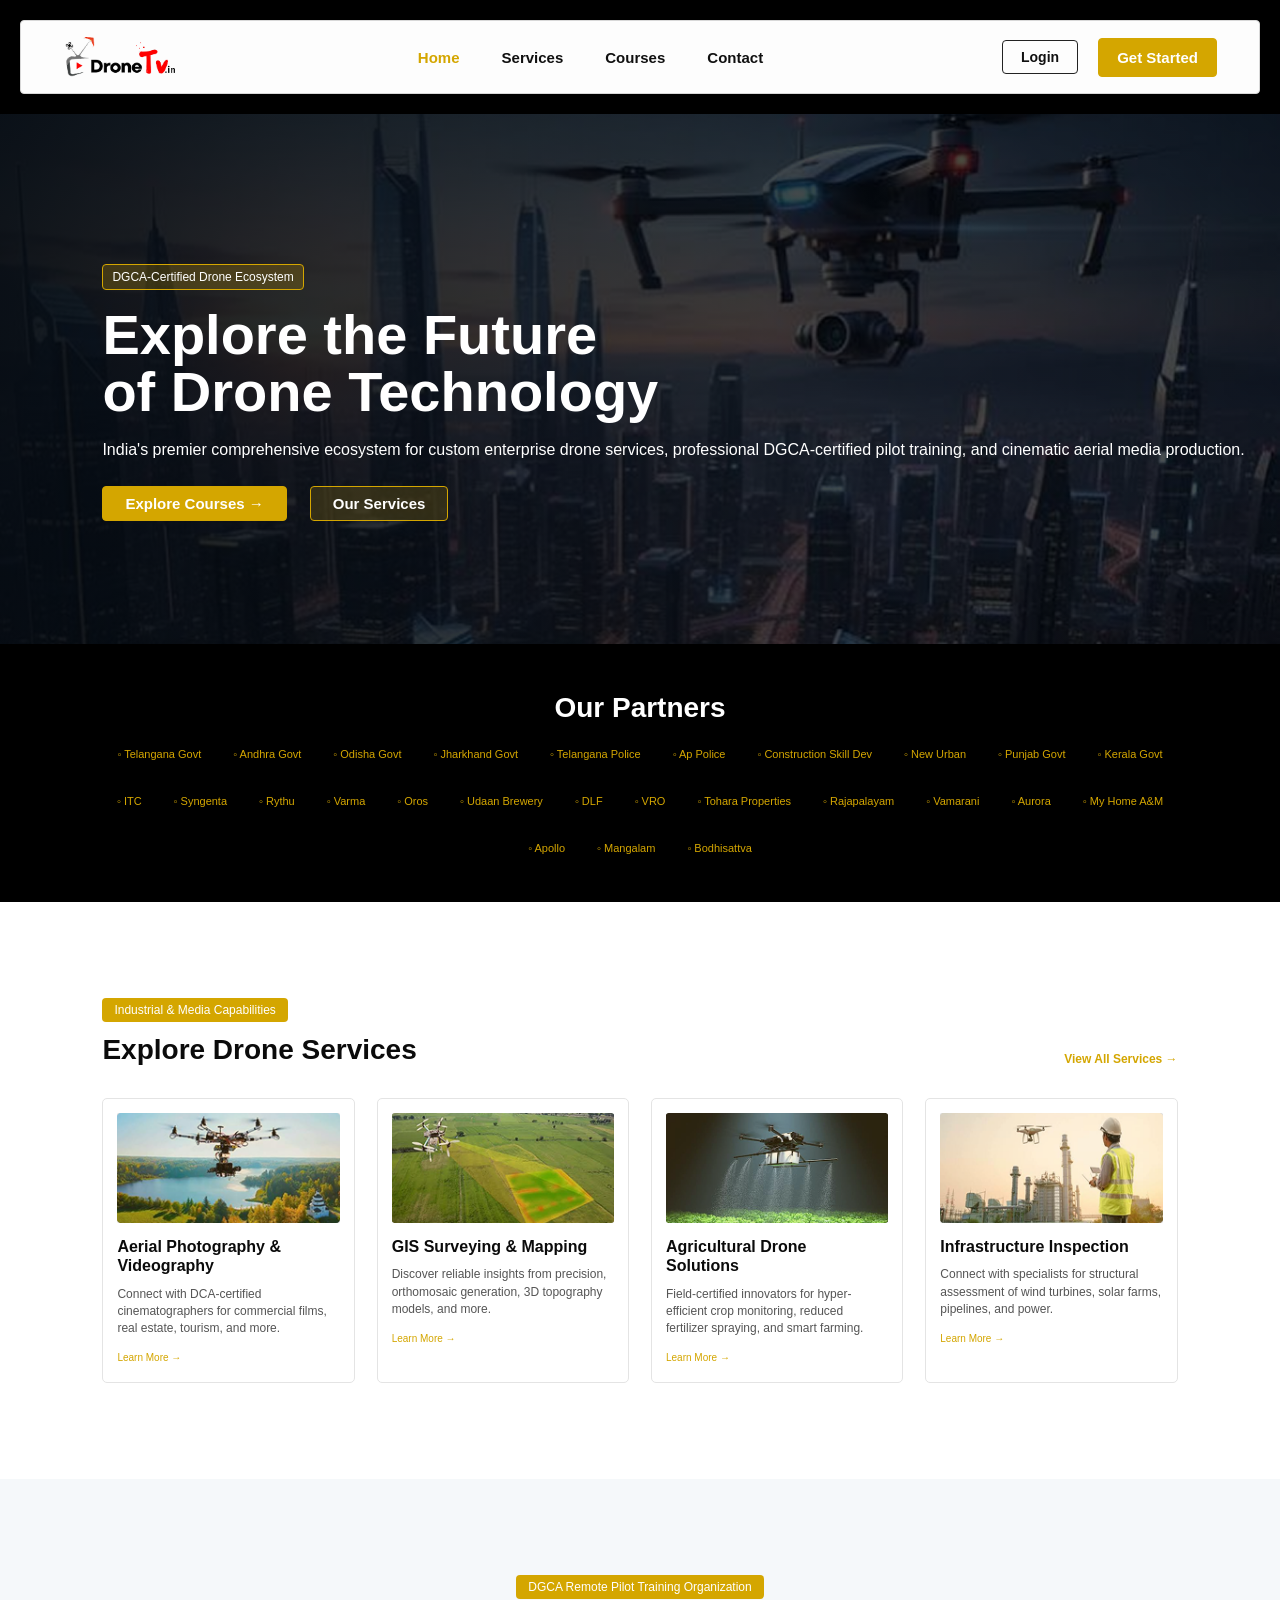
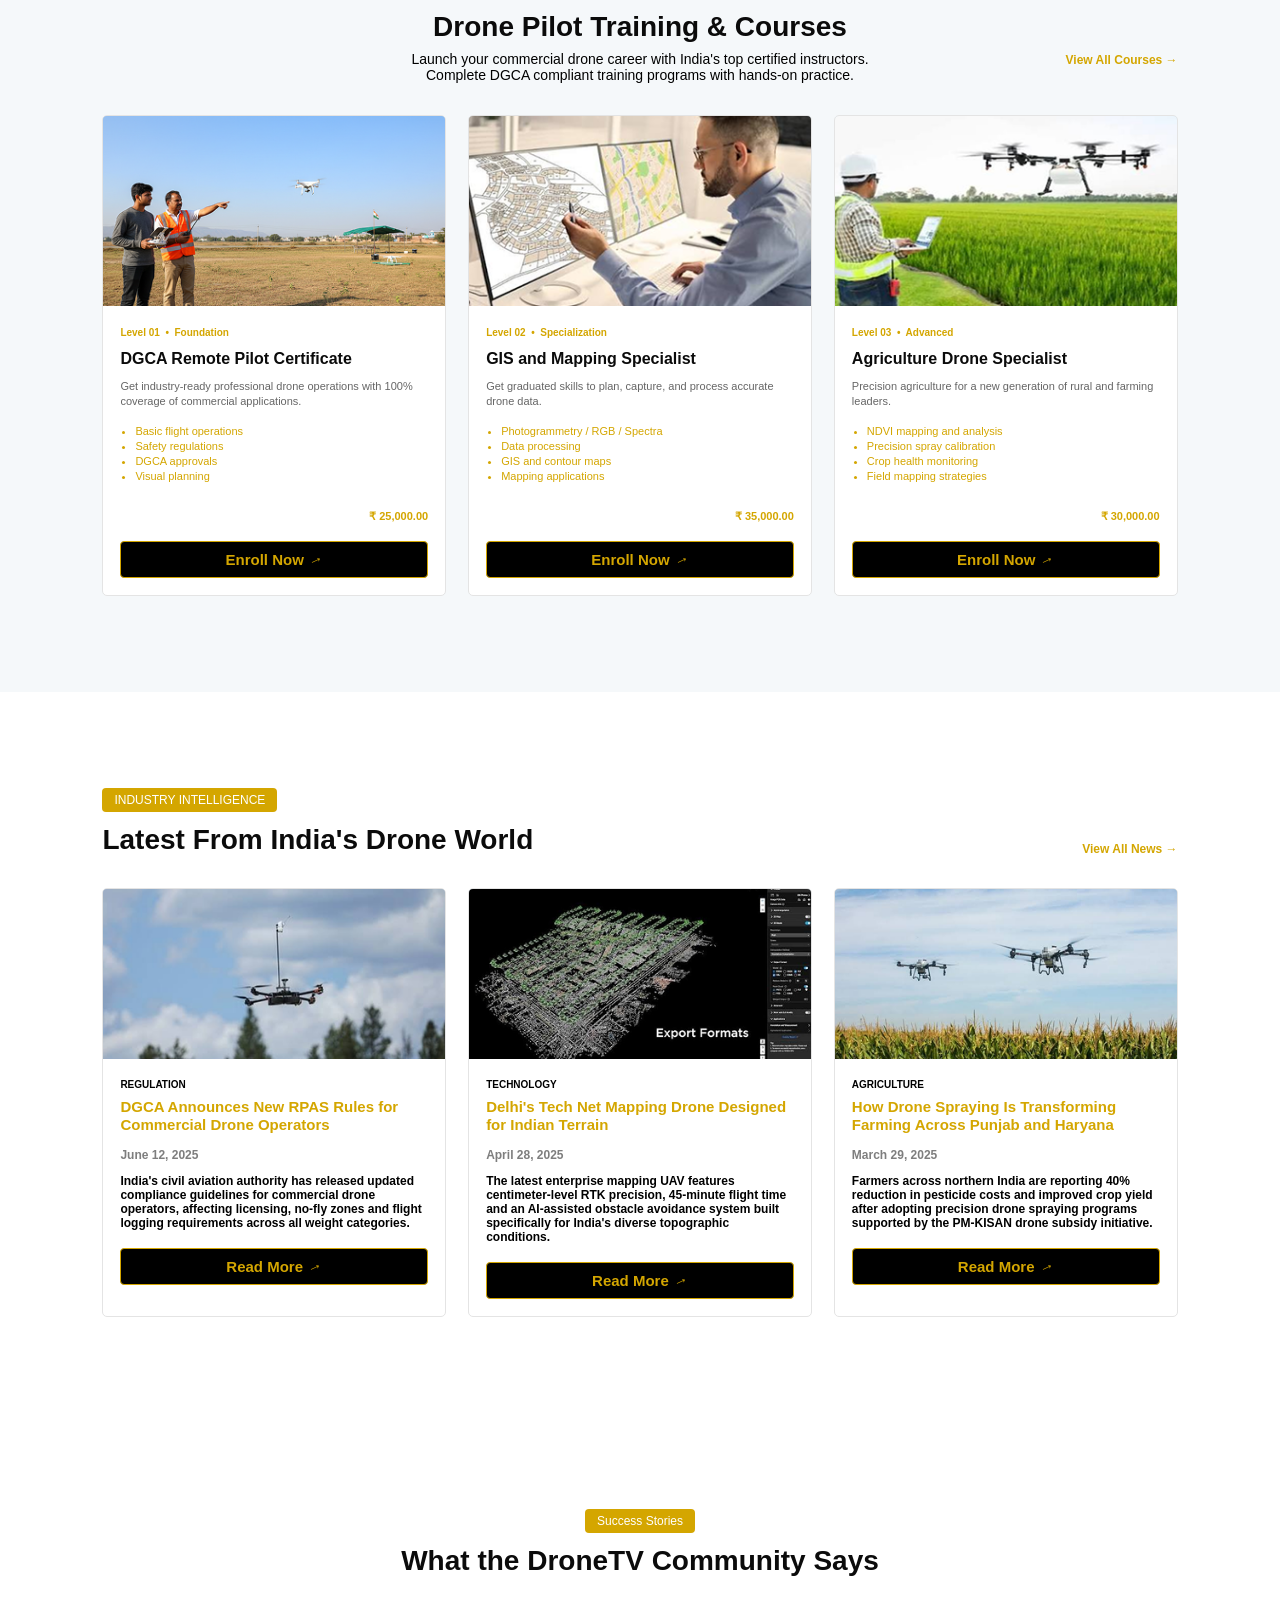
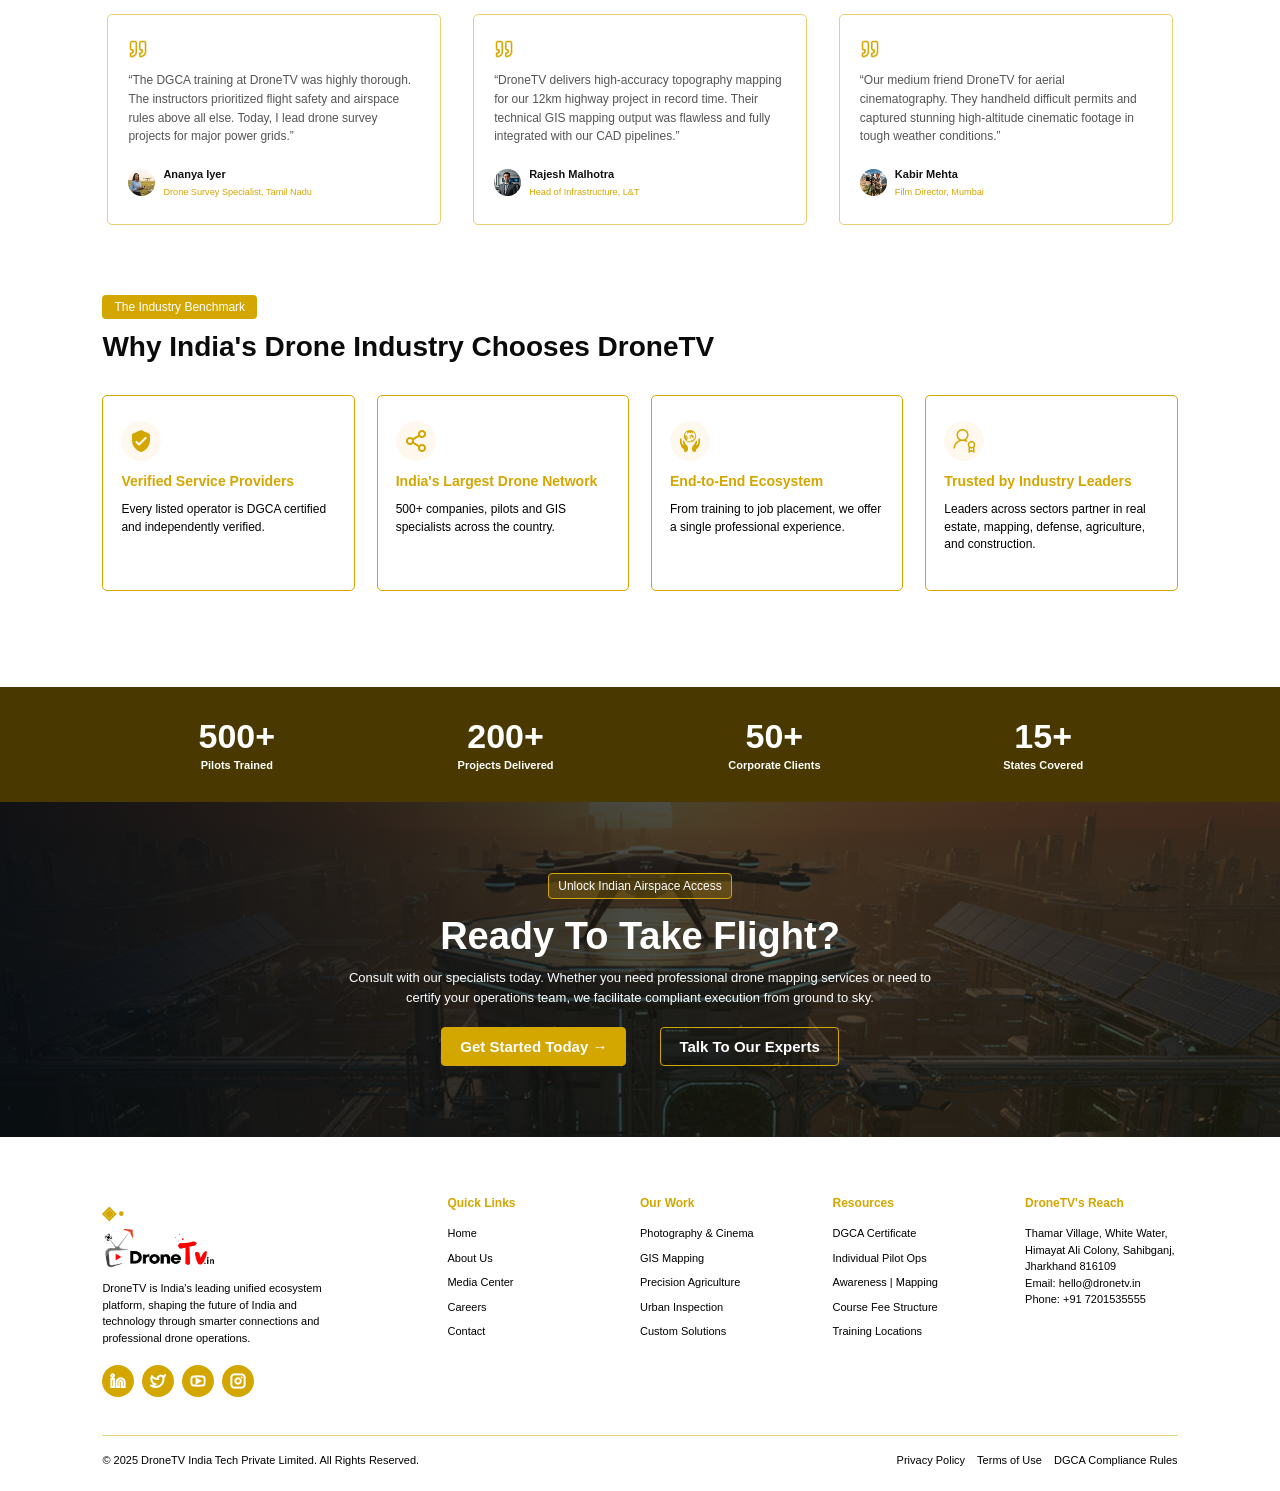
<file: index.html>
<!doctype html>
<html lang="en">
<head>
  <meta charset="utf-8">
  <meta name="viewport" content="width=device-width, initial-scale=1">
  <title>DroneTV | Drone Services</title>
  <link rel="stylesheet" href="css/style.css">
</head>
<body>
  <header class="site-header">
    <a class="brand" href="#top" aria-label="DroneTV home"><img class="logo-image" src="image/logo.png" alt="DroneTV"></a>
    <nav class="main-nav" aria-label="Main navigation">
      <a class="active" href="#top">Home</a><a href="services.html">Services</a><a href="courses.html">Courses</a><a href="#contact">Contact</a>
    </nav>
    <div class="header-actions"><a class="login" href="login.html">Login</a><a class="button button-small Get" href="#contact">Get Started</a></div>
  </header>

  <main id="top">
    <section class="hero">
      <img src="image/hero_image.png" alt="Drone flying above a city" class="hero-image">
      <div class="hero-shade"></div>
      <div class="hero-content">
        <p class="eyebrow inverse">DGCA-Certified Drone Ecosystem</p>
        <h1>Explore the Future<br>of Drone Technology</h1>
        <p class="hero-copy">India's premier comprehensive ecosystem for custom enterprise drone services, professional DGCA-certified pilot training, and cinematic aerial media production.</p>
        <div class="hero-actions"><a class="button" href="#services">Explore Courses <b>→</b></a><a class="button button-dark" href="#services">Our Services</a></div>
      </div>
    </section>

    <section class="partners" aria-label="Our partners">
      <h2>Our Partners</h2>
      <div class="partner-list"><span>◦ Telangana Govt</span><span>◦ Andhra Govt</span><span>◦ Odisha Govt</span><span>◦ Jharkhand Govt</span><span>◦ Telangana Police</span><span>◦ Ap Police</span><span>◦ Construction Skill Dev</span><span>◦ New Urban</span><span>◦ Punjab Govt</span><span>◦ Kerala Govt</span><span>◦ ITC</span><span>◦ Syngenta</span><span>◦ Rythu</span><span>◦ Varma</span><span>◦ Oros</span><span>◦ Udaan Brewery</span><span>◦ DLF</span><span>◦ VRO</span><span>◦ Tohara Properties</span><span>◦ Rajapalayam</span><span>◦ Vamarani</span><span>◦ Aurora</span><span>◦ My Home A&M</span><span>◦ Apollo</span><span>◦ Mangalam</span><span>◦ Bodhisattva</span></div>
    </section>

    <section class="section services" id="services">
      <div class="section-heading"><div><p class="eyebrow">Industrial & Media Capabilities</p><h2>Explore Drone Services</h2></div><a class="text-link" href="#services">View All Services <b>→</b></a></div>
      <div class="card-grid four">
        <article class="service-card"><img src="image/explore/explore1.png" alt="Aerial photography drone"><h3>Aerial Photography &amp;<br>Videography</h3><p>Connect with DCA-certified cinematographers for commercial films, real estate, tourism, and more.</p><a href="#contact">Learn More <b>→</b></a></article>
        <article class="service-card"><img src="image/explore/explore2.png" alt="Drone mapping a field"><h3>GIS Surveying &amp; Mapping</h3><p>Discover reliable insights from precision, orthomosaic generation, 3D topography models, and more.</p><a href="#contact">Learn More <b>→</b></a></article>
        <article class="service-card"><img src="image/explore/explore3.png" alt="Agricultural drone"><h3>Agricultural Drone<br>Solutions</h3><p>Field-certified innovators for hyper-efficient crop monitoring, reduced fertilizer spraying, and smart farming.</p><a href="#contact">Learn More <b>→</b></a></article>
        <article class="service-card"><img src="image/explore/explore4.png" alt="Drone inspection"><h3>Infrastructure Inspection</h3><p>Connect with specialists for structural assessment of wind turbines, solar farms, pipelines, and power.</p><a href="#contact">Learn More <b>→</b></a></article>
      </div>
    </section>

    <section class="section pale" id="courses"><div class="section-heading centered"><div><p class="eyebrow">DGCA Remote Pilot Training Organization</p><h2>Drone Pilot Training & Courses</h2><p>Launch your commercial drone career with India's top certified instructors. Complete DGCA compliant training programs with hands-on practice.</p></div><a class="text-link" href="#courses">View All Courses <b class="course-arrow">→</b></a></div>
      <div class="card-grid three course-grid">
        <article class="course-card"><img src="image/training/training1.png" alt="Drone pilot training"><div class="course-body"><small>Level 01 &nbsp;•&nbsp; Foundation</small><h3>DGCA Remote Pilot Certificate</h3><p>Get industry-ready professional drone operations with 100% coverage of commercial applications.</p><ul><li>Basic flight operations</li><li>Safety regulations</li><li>DGCA approvals</li><li>Visual planning</li></ul><strong>₹ 25,000.00</strong><a class="button button-black" href="#contact">Enroll Now <b>→</b></a></div></article>
        <article class="course-card"><img src="image/training/training2.png" alt="Surveying and mapping course"><div class="course-body"><small>Level 02 &nbsp;•&nbsp; Specialization</small><h3>GIS and Mapping Specialist</h3><p>Get graduated skills to plan, capture, and process accurate drone data.</p><ul><li>Photogrammetry / RGB / Spectra</li><li>Data processing</li><li>GIS and contour maps</li><li>Mapping applications</li></ul><strong>₹ 35,000.00</strong><a class="button button-black" href="#contact">Enroll Now <b>→</b></a></div></article>
        <article class="course-card"><img src="image/training/training3.png" alt="Agriculture drone course"><div class="course-body"><small>Level 03 &nbsp;•&nbsp; Advanced</small><h3>Agriculture Drone Specialist</h3><p>Precision agriculture for a new generation of rural and farming leaders.</p><ul><li>NDVI mapping and analysis</li><li>Precision spray calibration</li><li>Crop health monitoring</li><li>Field mapping strategies</li></ul><strong>₹ 30,000.00</strong><a class="button button-black" href="#contact">Enroll Now <b>→</b></a></div></article>
      </div>
    </section>

    <section class="section news"><div class="section-heading"><div><p class="eyebrow">INDUSTRY INTELLIGENCE</p><h2>Latest From India's Drone World</h2></div><a class="text-link" href="#news">View All News <b>→</b></a></div><div class="card-grid three"><article class="news-card"><img src="image/news/news1.png" alt="Drone in the sky"><small>REGULATION</small><h3>DGCA Announces New RPAS Rules for Commercial Drone Operators</h3><p>June 12, 2025</p><p class="latesttt">India's civil aviation authority has  released updated compliance guidelines  for commercial drone operators, affecting  licensing, no-fly zones and flight logging  requirements across all weight categories.</p><a class="button button-black" href="#news">Read More <b>→</b></a></article><article class="news-card"><img src="image/news/news2.png" alt="Drone mapping data"><small>TECHNOLOGY</small><h3>Delhi's Tech Net Mapping Drone Designed for Indian Terrain</h3><p>April 28, 2025</p><p class="latesttt">The latest enterprise mapping UAV features  centimeter-level RTK precision, 45-minute  flight time and an AI-assisted obstacle  avoidance system built specifically for  India's diverse topographic conditions.</p><a class="button button-black" href="#news">Read More <b>→</b></a></article><article class="news-card"><img src="image/news/news3.png" alt="Agricultural drones"><small>AGRICULTURE</small><h3>How Drone Spraying Is Transforming Farming Across Punjab and Haryana</h3><p>March 29, 2025</p><p class="latesttt">Farmers across northern India are reporting  40% reduction in pesticide costs and improved  crop yield after adopting precision drone  spraying programs supported by the PM-KISAN  drone subsidy initiative.</p><a class="button button-black" href="#news">Read More <b>→</b></a></article></div></section>

    <section class="section testimonials"><div class="section-heading centered"><div><p class="eyebrow">Success Stories</p><h2>What the DroneTV Community Says</h2></div></div><div class="card-grid three"><blockquote>“The DGCA training at DroneTV was highly thorough. The instructors prioritized flight safety and airspace rules above all else. Today, I lead drone survey projects for major power grids.”<footer><img class="avatar" src="image/avatar/avatar1.png" alt="Ananya Iyer"><b>Ananya Iyer<br><small>Drone Survey Specialist, Tamil Nadu</small></b></footer></blockquote><blockquote>“DroneTV delivers high-accuracy topography mapping for our 12km highway project in record time. Their technical GIS mapping output was flawless and fully integrated with our CAD pipelines.”<footer><img class="avatar" src="image/avatar/avatar2.png" alt="Rajesh Malhotra"><b>Rajesh Malhotra<br><small>Head of Infrastructure, L&amp;T</small></b></footer></blockquote><blockquote>“Our medium friend DroneTV for aerial cinematography. They handheld difficult permits and captured stunning high-altitude cinematic footage in tough weather conditions.”<footer><img class="avatar" src="image/avatar/avatar3.png" alt="Kabir Mehta"><b>Kabir Mehta<br><small>Film Director, Mumbai</small></b></footer></blockquote></div></section>

    <section class="section trust"><div class="section-heading"><div><p class="eyebrow">The Industry Benchmark</p><h2>Why India's Drone Industry Chooses DroneTV</h2></div></div><div class="card-grid four"><div class="trust-card"><img class="trust-icon" src="image/why/why1.png" alt=""><h3>Verified Service Providers</h3><p>Every listed operator is DGCA certified and independently verified.</p></div><div class="trust-card"><img class="trust-icon" src="image/why/why2.png" alt=""><h3>India's Largest Drone Network</h3><p>500+ companies, pilots and GIS specialists across the country.</p></div><div class="trust-card"><img class="trust-icon" src="image/why/why3.png" alt=""><h3>End-to-End Ecosystem</h3><p>From training to job placement, we offer a single professional experience.</p></div><div class="trust-card"><img class="trust-icon" src="image/why/why4.png" alt=""><h3>Trusted by Industry Leaders</h3><p>Leaders across sectors partner in real estate, mapping, defense, agriculture, and construction.</p></div></div></section>

    <section class="stats"><div><strong>500+</strong><span>Pilots Trained</span></div><div><strong>200+</strong><span>Projects Delivered</span></div><div><strong>50+</strong><span>Corporate Clients</span></div><div><strong>15+</strong><span>States Covered</span></div></section>
    <section class="cta" id="contact"><img src="image/cta_banner.png" alt="Drone flying over a city" class="cta-image"><div class="cta-shade"></div><div class="cta-content"><p class="eyebrow inverse">Unlock Indian Airspace Access</p><h2>Ready To Take Flight?</h2><p>Consult with our specialists today. Whether you need professional drone mapping services or need to certify your operations team, we facilitate compliant execution from ground to sky.</p>
        <div class="cta-actions">
            <a class="button" href="mailto:hello@dronetv.in">Get Started Today <b>→</b></a>
            <a class="button button-outline" href="mailto:hello@dronetv.in">Talk To Our Experts </a>
        </div>
    </div>
</section>
  </main>

  <footer class="site-footer"><div class="footer-main"><div class="footer-brand"><a class="brand" href="#top"><span class="brand-mark">◈</span>Drone<span>TV</span><i>•</i></a><p>DroneTV is India's leading unified ecosystem platform, shaping the future of India and technology through smarter connections and professional drone operations.</p><div class="socials"><a href="#contact">f</a><a href="#contact">in</a><a href="#contact">◎</a><a href="#contact">▶</a></div></div><div><h4>Quick Links</h4><a href="#top">Home</a><a href="#services">About Us</a><a href="#courses">Media Center</a><a href="#contact">Careers</a><a href="#contact">Contact</a></div><div><h4>Our Work</h4><a href="#services">Photography &amp; Cinema</a><a href="#services">GIS Mapping</a><a href="#services">Precision Agriculture</a><a href="#services">Urban Inspection</a><a href="#services">Custom Solutions</a></div><div><h4>Resources</h4><a href="#contact">DGCA Certificate</a><a href="#contact">Individual Pilot Ops</a><a href="#contact">Awareness | Mapping</a><a href="#contact">Course Fee Structure</a><a href="#contact">Training Locations</a></div><div><h4>DroneTV's Reach</h4><p>Thamar Village, White Water,<br>Himayat Ali Colony, Sahibganj,<br>Jharkhand 816109<br>Email: hello@dronetv.in<br>Phone: +91 7201535555</p></div></div><div class="footer-bottom"><span>© 2025 DroneTV India Tech Private Limited. All Rights Reserved.</span><span>Privacy Policy &nbsp;&nbsp; Terms of Use &nbsp;&nbsp; DGCA Compliance Rules</span></div></footer>
  <script src="js/script.js"></script>
</body>
</html>
</file>
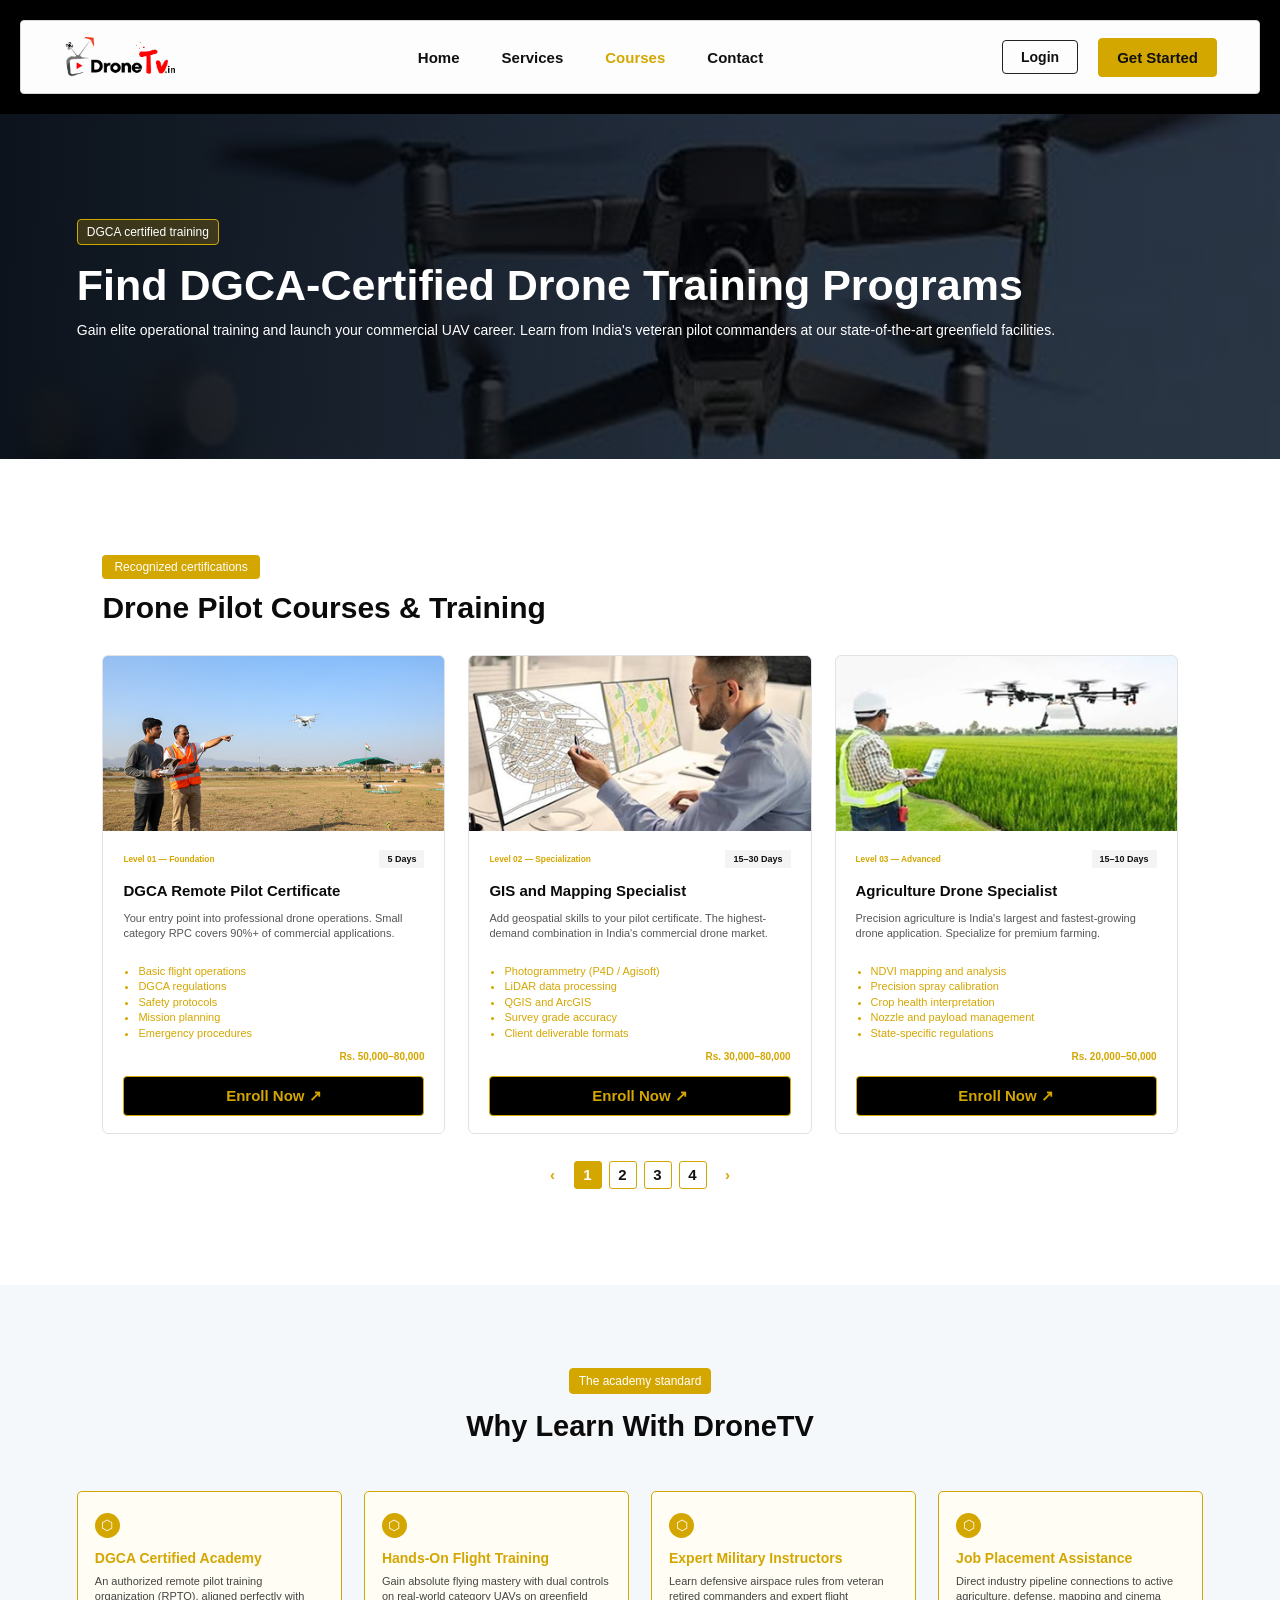
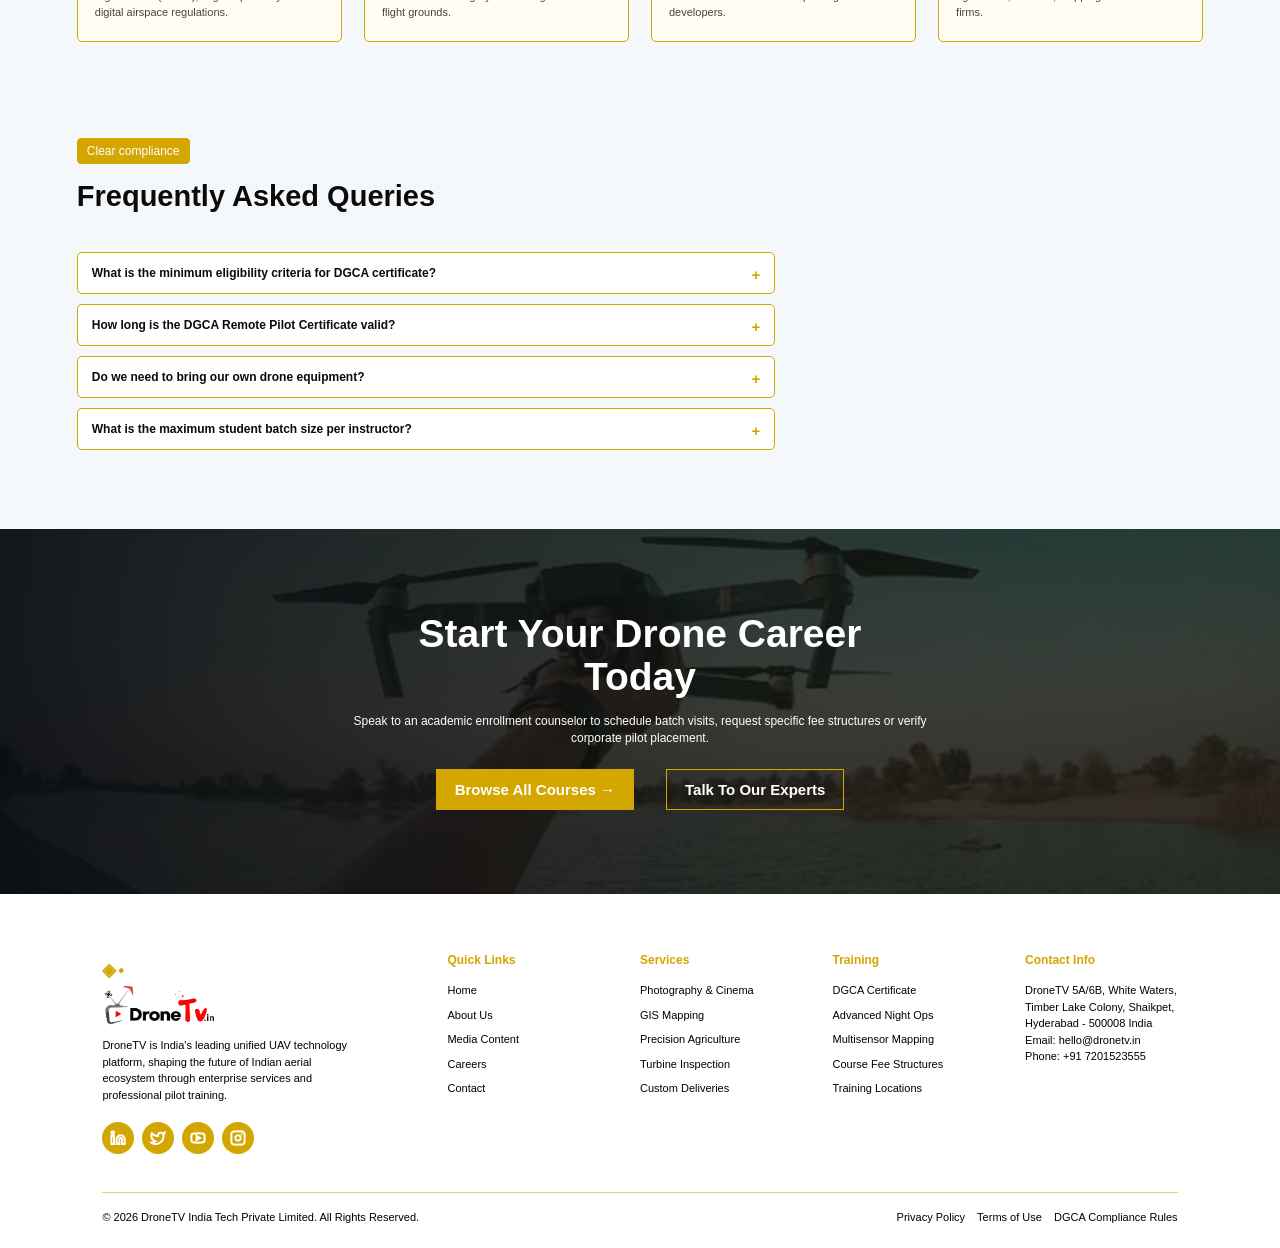
<file: courses.html>
<!doctype html>
<html lang="en">
<head>
  <meta charset="utf-8">
  <meta name="viewport" content="width=device-width, initial-scale=1">
  <title>DroneTV | Courses &amp; Training</title>
  <link rel="stylesheet" href="css/style.css">
</head>
<body class="courses-page">
  <header class="site-header">
    <a class="brand" href="index.html#top" aria-label="DroneTV home"><img class="logo-image" src="image/logo.png" alt="DroneTV"></a>
    <nav class="main-nav" aria-label="Main navigation"><a href="index.html#top">Home</a><a href="services.html">Services</a><a class="active" href="courses.html">Courses</a><a href="index.html#contact">Contact</a></nav>
    <div class="header-actions"><a class="login" href="login.html">Login</a><a class="button button-small" href="index.html#contact">Get Started</a></div>
  </header>
  <main>
    <section class="courses-hero"><img src="image/course/course_hero.png" alt="" class="courses-hero-image"><div class="hero-shade"></div><div class="courses-hero-content"><p class="eyebrow inverse">DGCA certified training</p><h1>Find DGCA-Certified Drone Training Programs</h1><p>Gain elite operational training and launch your commercial UAV career. Learn from India's veteran pilot commanders at our state-of-the-art greenfield facilities.</p></div></section>

    <section class="course-directory section"><p class="eyebrow">Recognized certifications</p><h2>Drone Pilot Courses &amp; Training</h2><div class="course-directory-grid">
      <article class="training-card"><img src="image/training/training1.png" alt=""><div class="training-card-body"><div class="course-meta"><small>Level 01 — Foundation</small><b>5 Days</b></div><h3>DGCA Remote Pilot Certificate</h3><p>Your entry point into professional drone operations. Small category RPC covers 90%+ of commercial applications.</p><ul><li>Basic flight operations</li><li>DGCA regulations</li><li>Safety protocols</li><li>Mission planning</li><li>Emergency procedures</li></ul><strong>Rs. 50,000–80,000</strong><a class="button button-black" href="index.html#contact">Enroll Now ↗</a></div></article>
      <article class="training-card"><img src="image/training/training2.png" alt=""><div class="training-card-body"><div class="course-meta"><small>Level 02 — Specialization</small><b>15–30 Days</b></div><h3>GIS and Mapping Specialist</h3><p>Add geospatial skills to your pilot certificate. The highest-demand combination in India's commercial drone market.</p><ul><li>Photogrammetry (P4D / Agisoft)</li><li>LiDAR data processing</li><li>QGIS and ArcGIS</li><li>Survey grade accuracy</li><li>Client deliverable formats</li></ul><strong>Rs. 30,000–80,000</strong><a class="button button-black" href="index.html#contact">Enroll Now ↗</a></div></article>
      <article class="training-card"><img src="image/training/training3.png" alt=""><div class="training-card-body"><div class="course-meta"><small>Level 03 — Advanced</small><b>15–10 Days</b></div><h3>Agriculture Drone Specialist</h3><p>Precision agriculture is India's largest and fastest-growing drone application. Specialize for premium farming.</p><ul><li>NDVI mapping and analysis</li><li>Precision spray calibration</li><li>Crop health interpretation</li><li>Nozzle and payload management</li><li>State-specific regulations</li></ul><strong>Rs. 20,000–50,000</strong><a class="button button-black" href="index.html#contact">Enroll Now ↗</a></div></article>
    </div><div class="pagination"><button>‹</button><button class="active">1</button><button>2</button><button>3</button><button>4</button><button>›</button></div></section>

    <section class="academy-section"><div class="academy-heading"><p class="eyebrow inverse2">The academy standard</p><h2>Why Learn With DroneTV</h2></div><div class="academy-grid"><article><span>⬡</span><h3>DGCA Certified Academy</h3><p>An authorized remote pilot training organization (RPTO), aligned perfectly with digital airspace regulations.</p></article><article><span>⬡</span><h3>Hands-On Flight Training</h3><p>Gain absolute flying mastery with dual controls on real-world category UAVs on greenfield flight grounds.</p></article><article><span>⬡</span><h3>Expert Military Instructors</h3><p>Learn defensive airspace rules from veteran retired commanders and expert flight developers.</p></article><article><span>⬡</span><h3>Job Placement Assistance</h3><p>Direct industry pipeline connections to active agriculture, defense, mapping and cinema firms.</p></article></div></section>

    <section class="faq-section"><p class="eyebrow inverse2">Clear compliance</p><h2>Frequently Asked Queries</h2><div class="faq-list"><details><summary>What is the minimum eligibility criteria for DGCA certificate?</summary><p>Applicants should meet the current DGCA age, education, and medical requirements for the selected remote pilot category.</p></details><details><summary>How long is the DGCA Remote Pilot Certificate valid?</summary><p>The certificate remains valid according to current DGCA regulations and the conditions attached to your operating category.</p></details><details><summary>Do we need to bring our own drone equipment?</summary><p>No. Training equipment and aircraft are provided at the academy for practical flight sessions.</p></details><details><summary>What is the maximum student batch size per instructor?</summary><p>Small practical batches keep instructor attention focused and provide meaningful hands-on flight time.</p></details></div></section>

    <section class="career-cta"><img src="image/course/course_cta.png" alt="" class="career-cta-image"><div class="cta-shade"></div>
        <div class="career-cta-content"><h2>Start Your Drone Career<br>Today</h2><p>Speak to an academic enrollment counselor to schedule batch visits, request specific fee structures or verify corporate pilot placement.</p>   
        <div class="cta-actions">
            <a class="button" href="mailto:hello@dronetv.in">Browse All Courses <b>→</b></a>
            <a class="button button-outline" href="mailto:hello@dronetv.in">Talk To Our Experts </a>
        </div>
        </div>
    </section>
  </main>
    <script src="js/script.js"></script>
  <footer class="site-footer"><div class="footer-main"><div class="footer-brand"><a class="brand" href="index.html#top"><span class="brand-mark">◈</span>Drone<span>TV</span><i>•</i></a><p>DroneTV is India's leading unified UAV technology platform, shaping the future of Indian aerial ecosystem through enterprise services and professional pilot training.</p><div class="socials"><a href="index.html#contact">in</a><a href="index.html#contact">✓</a><a href="index.html#contact">◎</a><a href="index.html#contact">◉</a></div></div><div><h4>Quick Links</h4><a href="index.html#top">Home</a><a href="index.html#services">About Us</a><a href="index.html#courses">Media Content</a><a href="index.html#contact">Careers</a><a href="index.html#contact">Contact</a></div><div><h4>Services</h4><a href="services.html">Photography &amp; Cinema</a><a href="services.html">GIS Mapping</a><a href="services.html">Precision Agriculture</a><a href="services.html">Turbine Inspection</a><a href="services.html">Custom Deliveries</a></div><div><h4>Training</h4><a href="#courses">DGCA Certificate</a><a href="#courses">Advanced Night Ops</a><a href="#courses">Multisensor Mapping</a><a href="#courses">Course Fee Structures</a><a href="#courses">Training Locations</a></div><div><h4>Contact Info</h4><p>DroneTV 5A/6B, White Waters,<br>Timber Lake Colony, Shaikpet,<br>Hyderabad - 500008 India<br>Email: hello@dronetv.in<br>Phone: +91 7201523555</p></div></div><div class="footer-bottom"><span>© 2026 DroneTV India Tech Private Limited. All Rights Reserved.</span><span>Privacy Policy &nbsp;&nbsp; Terms of Use &nbsp;&nbsp; DGCA Compliance Rules</span></div></footer>
</body>
</html>
</file>
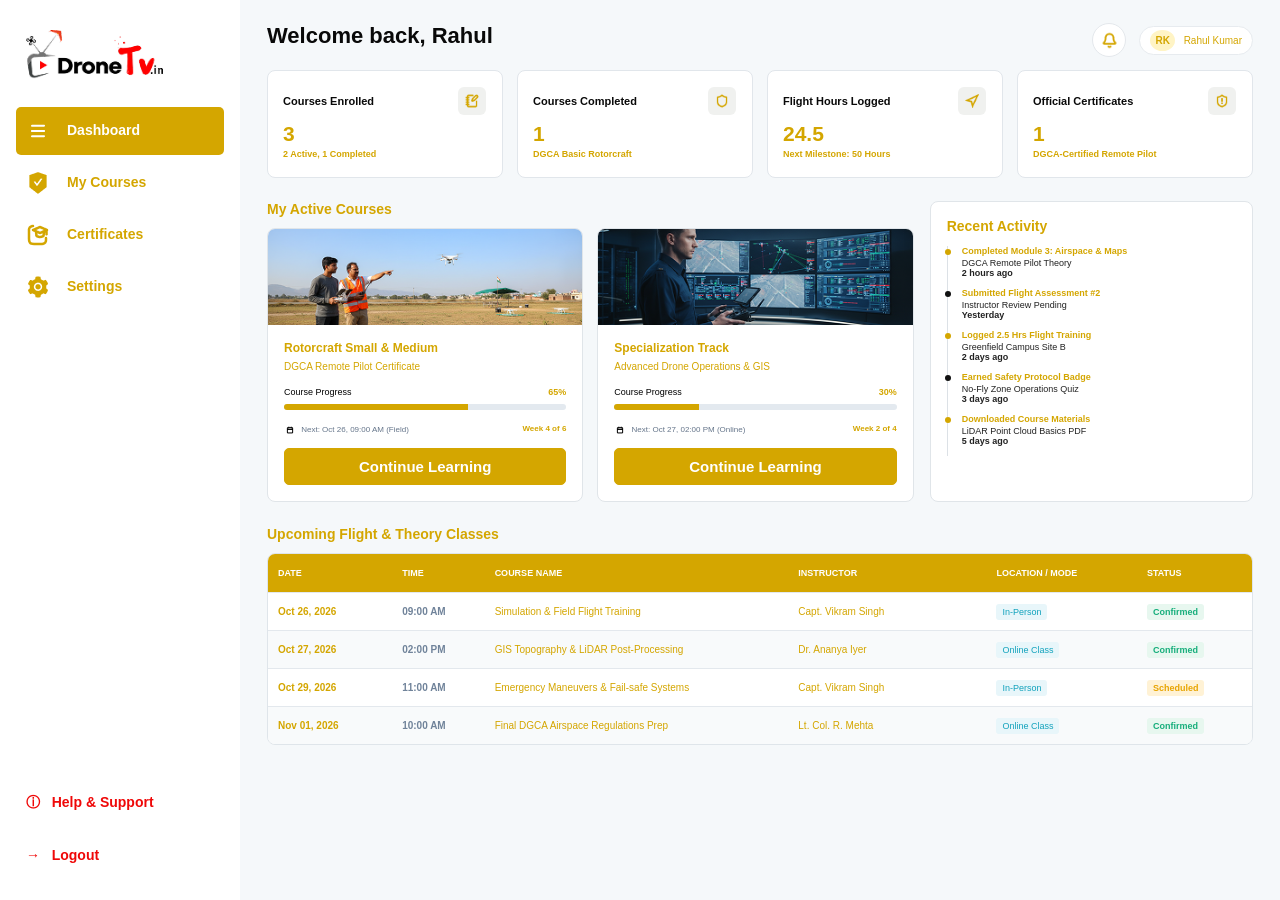
<file: dashboard.html>
<!doctype html>
<html lang="en">
<head><meta charset="utf-8"><meta name="viewport" content="width=device-width, initial-scale=1"><title>DroneTV | Dashboard</title><link rel="stylesheet" href="css/style.css"></head>
<body class="dashboard-page">
<aside class="dashboard-sidebar"><a class="login-brand" href="index.html#top">Drone<span>TV</span><i>•</i></a><nav><a class="selected" href=""><b>☰</b>Dashboard</a><a href="#courses"><b>▣</b>My Courses</a><a href="#certificates"><b>⬟</b>Certificates</a><a href="#settings"><b>⚙</b>Settings</a></nav><div class="sidebar-bottom"><a href="#support">ⓘ &nbsp; Help &amp; Support</a><a href="index.html">→ &nbsp; Logout</a></div></aside>
<main class="dashboard-main"><header class="dashboard-header"><h1>Welcome back, Rahul</h1><div class="profile-tools"><button aria-label="Notifications"><img class="notification-icon" src="image/dashbord/content/bell_icon.png" alt=""></button><span><b>RK</b> Rahul Kumar</span></div></header>
<section class="metric-grid"><article><label>Courses Enrolled</label><i>▧</i><strong>3</strong><small>2 Active, 1 Completed</small></article><article><label>Courses Completed</label><i>♧</i><strong>1</strong><small>DGCA Basic Rotorcraft</small></article><article><label>Flight Hours Logged</label><i>➤</i><strong>24.5</strong><small>Next Milestone: 50 Hours</small></article><article><label>Official Certificates</label><i>▣</i><strong>1</strong><small>DGCA-Certified Remote Pilot</small></article></section>
<section class="dashboard-content"><div class="course-column"><h2>My Active Courses</h2><div class="active-course-grid"><article class="active-course"><img src="image/dashbord/active1.png" alt=""><div><h3>Rotorcraft Small &amp; Medium</h3><p>DGCA Remote Pilot Certificate</p><label>Course Progress <b>65%</b></label><div class="progress"><span style="width:65%"></span></div><small><img class="event-icon" src="image/dashbord/sidebar_calander.png" alt=""> Next: Oct 26, 09:00 AM (Field) <b>Week 4 of 6</b></small><a class="button" href="courses.html">Continue Learning</a></div></article><article class="active-course"><img src="image/dashbord/active2.png" alt=""><div><h3>Specialization Track</h3><p>Advanced Drone Operations &amp; GIS</p><label>Course Progress <b>30%</b></label><div class="progress"><span style="width:30%"></span></div><small><img class="event-icon" src="image/dashbord/sidebar_calander.png" alt=""> Next: Oct 27, 02:00 PM (Online) <b>Week 2 of 4</b></small><a class="button" href="courses.html">Continue Learning</a></div></article></div></div>
<aside class="activity"><h2>Recent Activity</h2><ul><li><b>Completed Module 3: Airspace &amp; Maps</b><span>DGCA Remote Pilot Theory<br><strong>2 hours ago</strong></span></li><li><b>Submitted Flight Assessment #2</b><span>Instructor Review Pending<br><strong>Yesterday</strong></span></li><li><b>Logged 2.5 Hrs Flight Training</b><span>Greenfield Campus Site B<br><strong>2 days ago</strong></span></li><li><b>Earned Safety Protocol Badge</b><span>No-Fly Zone Operations Quiz<br><strong>3 days ago</strong></span></li><li><b>Downloaded Course Materials</b><span>LiDAR Point Cloud Basics PDF<br><strong>5 days ago</strong></span></li></ul></aside></section>
<section class="schedule"><h2>Upcoming Flight &amp; Theory Classes</h2><div class="schedule-table"><div class="table-head"><b>DATE</b><b>TIME</b><b>COURSE NAME</b><b>INSTRUCTOR</b><b>LOCATION / MODE</b><b>STATUS</b></div><div class="table-row"><b>Oct 26, 2026</b><span>09:00 AM</span><span>Simulation &amp; Field Flight Training</span><span>Capt. Vikram Singh</span><em>In-Person</em><strong>Confirmed</strong></div><div class="table-row"><b>Oct 27, 2026</b><span>02:00 PM</span><span>GIS Topography &amp; LiDAR Post-Processing</span><span>Dr. Ananya Iyer</span><em>Online Class</em><strong>Confirmed</strong></div><div class="table-row"><b>Oct 29, 2026</b><span>11:00 AM</span><span>Emergency Maneuvers &amp; Fail-safe Systems</span><span>Capt. Vikram Singh</span><em>In-Person</em><strong>Scheduled</strong></div><div class="table-row"><b>Nov 01, 2026</b><span>10:00 AM</span><span>Final DGCA Airspace Regulations Prep</span><span>Lt. Col. R. Mehta</span><em>Online Class</em><strong>Confirmed</strong></div></div></section>
</main><script src="js/script.js"></script></body></html>
</file>
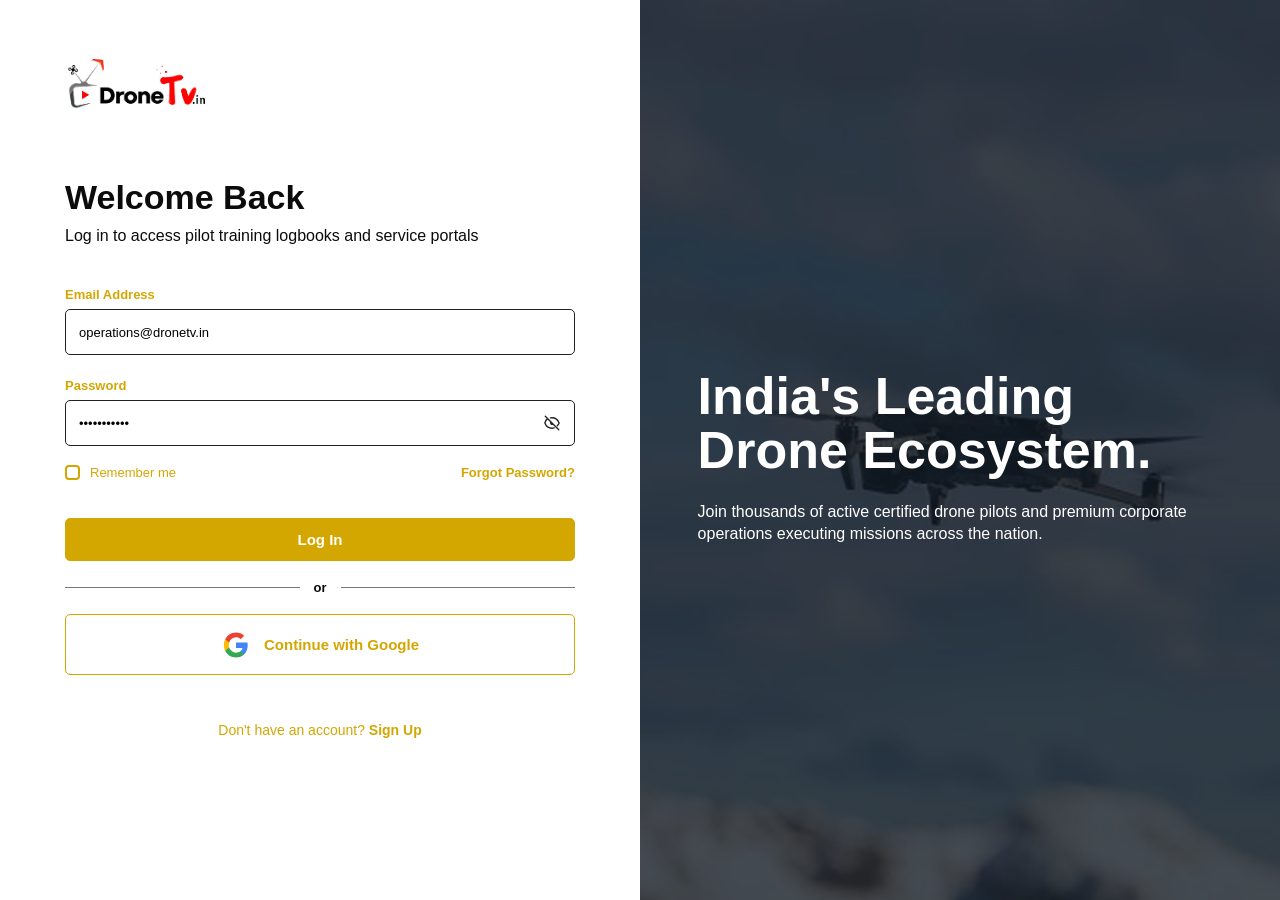
<file: login.html>
<!doctype html>
<html lang="en">
<head>
  <meta charset="utf-8">
  <meta name="viewport" content="width=device-width, initial-scale=1">
  <title>DroneTV | Log In</title>
  <link rel="stylesheet" href="css/style.css">
</head>
<body class="login-page">
  <main class="login-shell">
    <section class="login-panel">
      <a class="login-brand" href="index.html#top" aria-label="DroneTV home"><img class="logo-image" src="image/logo.png" alt="DroneTV"></a>
      <div class="login-copy"><h1>Welcome Back</h1><p>Log in to access pilot training logbooks and service portals</p></div>
      <form class="login-form" action="dashboard.html" method="get">
        <label for="email">Email Address</label><input id="email" name="email" type="email" value="operations@dronetv.in" autocomplete="email" required>
        <label for="password">Password</label><div class="password-field"><input id="password" name="password" type="password" value="password123" autocomplete="current-password" required><button type="button" class="password-toggle" aria-label="Show password"><svg class="eye-icon eye-closed" viewBox="0 0 24 24" aria-hidden="true"><path d="M3 3l18 18M10.6 10.6a2 2 0 0 0 2.8 2.8M9.9 5.2A10.7 10.7 0 0 1 12 5c5.2 0 8.5 4.3 9.5 7-.4 1.1-1.2 2.5-2.4 3.7M6.2 6.2C4.3 7.5 3.1 9.3 2.5 12c1 2.7 4.3 7 9.5 7 1.1 0 2.1-.2 3-.5"/></svg><svg class="eye-icon eye-open" viewBox="0 0 24 24" aria-hidden="true"><path d="M2.5 12S6 5 12 5s9.5 7 9.5 7-3.5 7-9.5 7-9.5-7-9.5-7Z"/><circle cx="12" cy="12" r="2.5"/></svg></button></div>
        <div class="login-options"><label class="remember"><input type="checkbox" name="remember"><span>Remember me</span></label><a href="#forgot">Forgot Password?</a></div>
        <button class="button login-submit" type="submit">Log In</button>
        <div class="or-divider"><span></span><b>or</b><span></span></div>
        <button class="google-button" type="button"><svg class="google-icon" viewBox="0 0 24 24" aria-hidden="true"><path fill="#4285F4" d="M21.35 12.27c0-.78-.07-1.54-.22-2.27H12v4.3h5.24a4.48 4.48 0 0 1-1.94 2.94v2.45h3.14c1.84-1.7 2.91-4.2 2.91-7.42Z"/><path fill="#34A853" d="M12 21.99c2.63 0 4.84-.87 6.45-2.35l-3.14-2.45c-.87.58-1.98.92-3.31.92-2.54 0-4.69-1.72-5.46-4.03H3.3v2.53A9.74 9.74 0 0 0 12 21.99Z"/><path fill="#FBBC05" d="M6.54 14.08A5.86 5.86 0 0 1 6.23 12c0-.72.12-1.42.31-2.08V7.39H3.3A9.99 9.99 0 0 0 2.25 12c0 1.66.4 3.23 1.05 4.61l3.24-2.53Z"/><path fill="#EA4335" d="M12 5.89c1.43 0 2.72.49 3.73 1.45l2.8-2.8C16.84 2.96 14.63 2 12 2a9.74 9.74 0 0 0-8.7 5.39l3.24 2.53C7.31 7.61 9.46 5.89 12 5.89Z"/></svg>Continue with Google</button>
      </form>
      <p class="signup-prompt">Don't have an account? <a href="#signup">Sign Up</a></p>
    </section>
    <section class="login-visual"><img src="image/login/login_side.png" alt="Drone flying over a landscape"><div class="login-visual-shade"></div><div class="login-visual-copy"><h2>India's Leading<br>Drone Ecosystem.</h2><p>Join thousands of active certified drone pilots and premium corporate operations executing missions across the nation.</p></div></section>
  </main>
  <script src="js/script.js"></script>
</body>
</html>
</file>
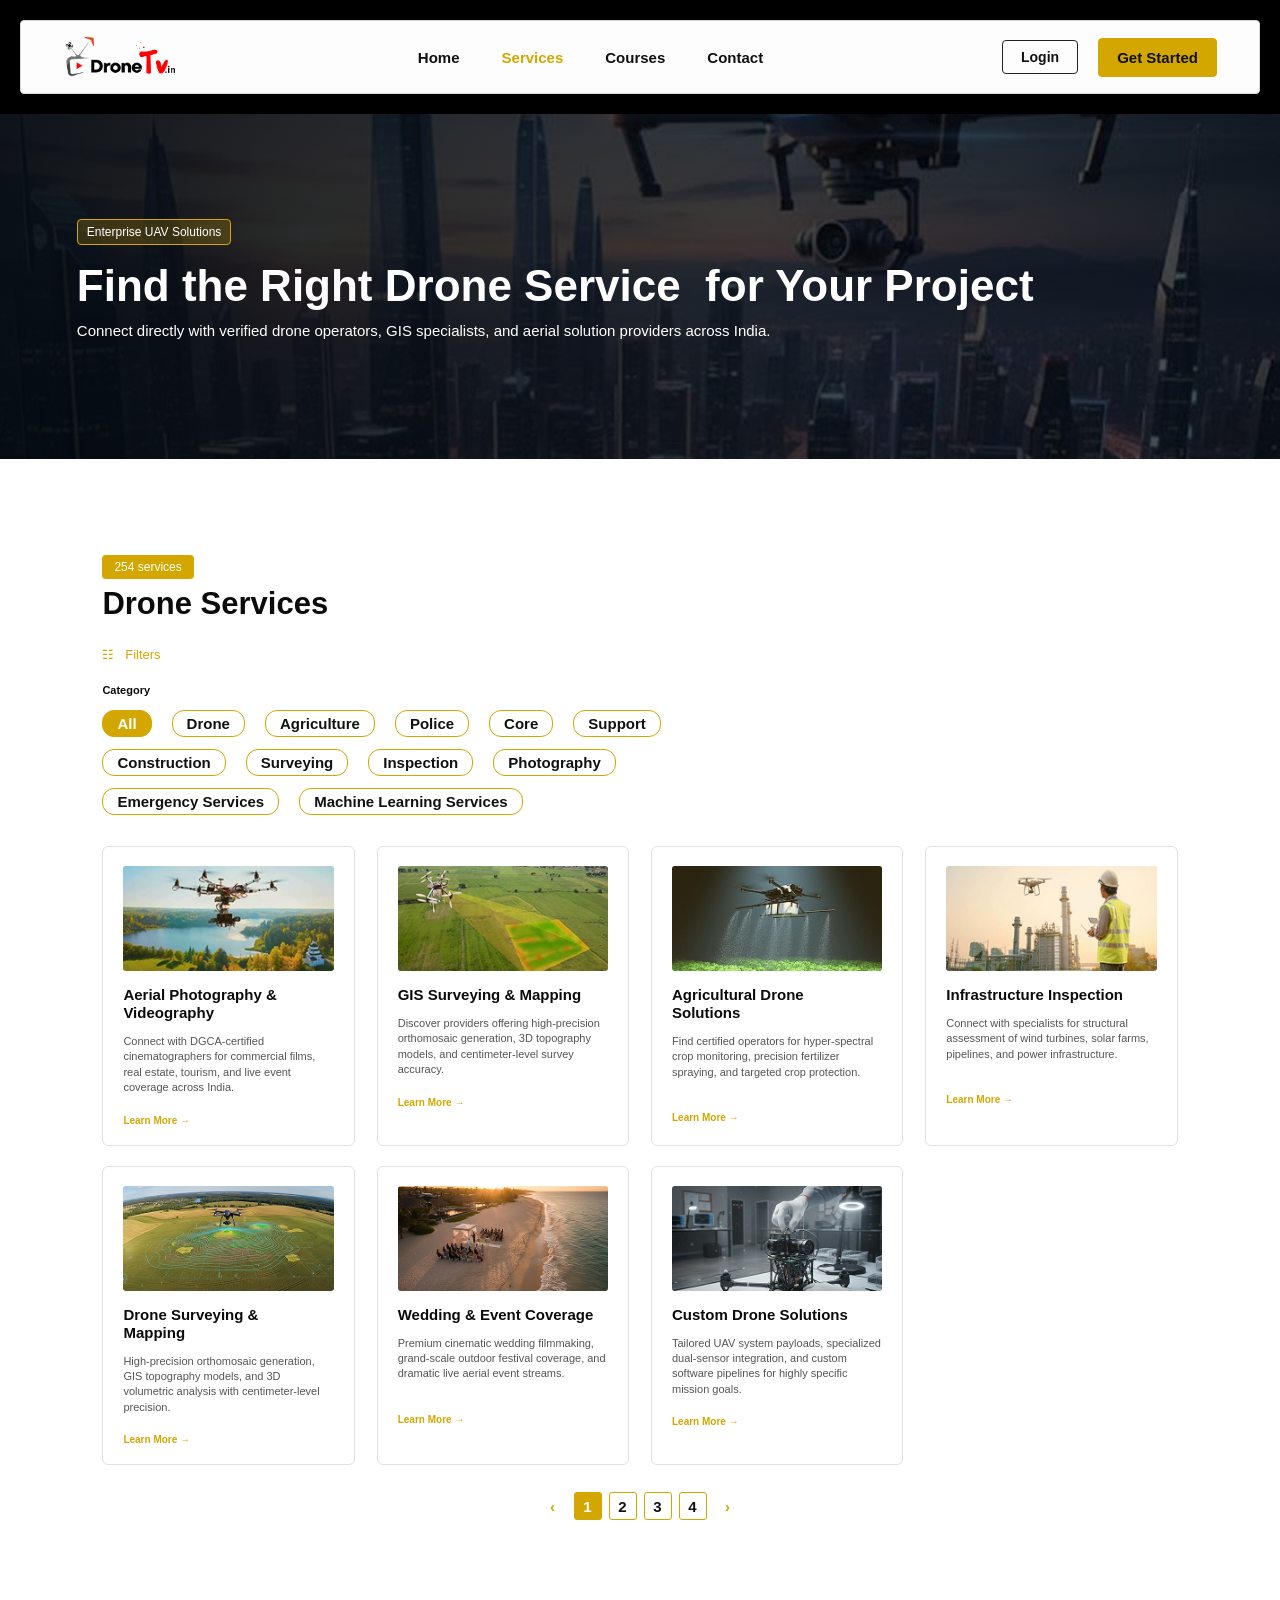
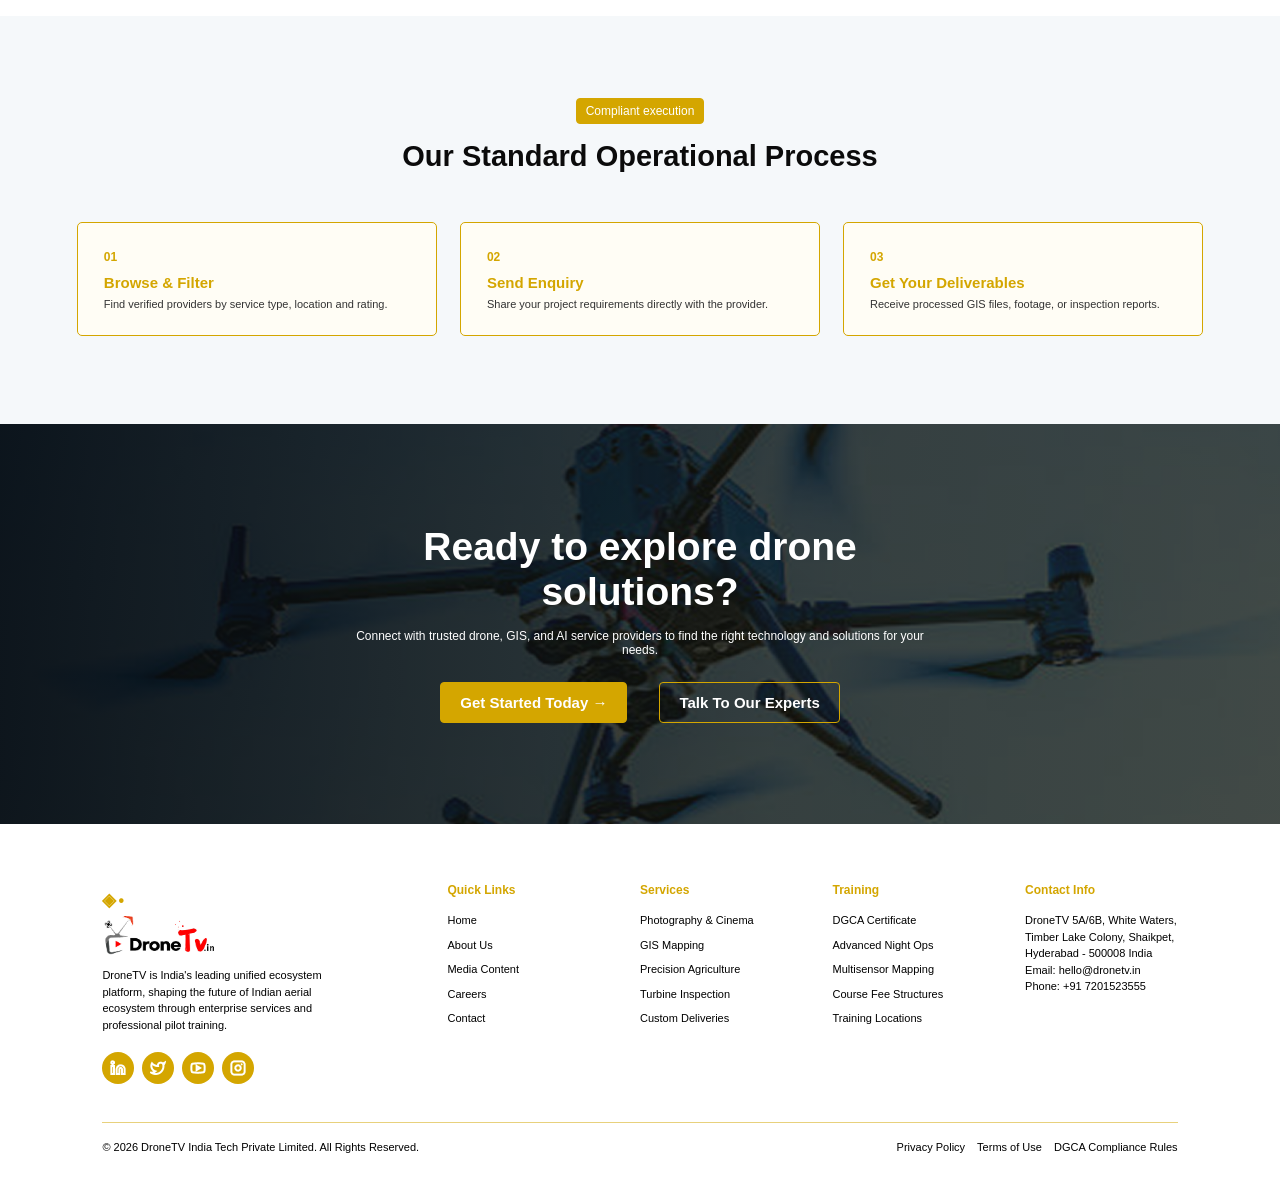
<file: services.html>
<!doctype html>
<html lang="en">
<head>
  <meta charset="utf-8">
  <meta name="viewport" content="width=device-width, initial-scale=1">
  <title>DroneTV | Drone Services</title>
  <link rel="stylesheet" href="css/style.css">
</head>
<body class="service-page">
  <header class="site-header">
    <a class="brand" href="index.html#top" aria-label="DroneTV home"><img class="logo-image" src="image/logo.png" alt="DroneTV"></a>
    <nav class="main-nav" aria-label="Main navigation">
      <a href="index.html#top">Home</a><a class="active" href="services.html">Services</a><a href="courses.html">Courses</a><a href="index.html#contact">Contact</a>
    </nav>
    <div class="header-actions"><a class="login" href="login.html">Login</a><a class="button button-small" href="index.html#contact">Get Started</a></div>
  </header>

  <main>
    <section class="service-hero">
      <img src="image/service/sevice_her.png" alt="" class="service-hero-image">
      <div class="hero-shade"></div>
      <div class="service-hero-content"><p class="eyebrow inverse">Enterprise UAV Solutions</p><h1>Find the Right Drone Service&nbsp; for Your Project</h1><p>Connect directly with verified drone operators, GIS specialists, and aerial solution providers across India.</p></div>
    </section>

    <section class="service-directory section">
      <div class="directory-intro"><p class="eyebrow">254 services</p><h2>Drone Services</h2></div>
      <div class="filter-label">☷ &nbsp; Filters</div>
      <div class="filter-group"><strong>Category</strong><div class="filter-buttons"><button class="filter-button selected" data-filter="all">All</button><button class="filter-button" data-filter="drone">Drone</button><button class="filter-button" data-filter="agriculture">Agriculture</button><button class="filter-button" data-filter="police">Police</button><button class="filter-button" data-filter="core">Core</button><button class="filter-button" data-filter="support">Support</button><button class="filter-button" data-filter="construction">Construction</button><button class="filter-button" data-filter="surveying">Surveying</button><button class="filter-button" data-filter="inspection">Inspection</button><button class="filter-button" data-filter="photography">Photography</button><button class="filter-button" data-filter="emergency">Emergency Services</button><button class="filter-button" data-filter="machine">Machine Learning Services</button></div></div>
      <div class="service-directory-grid">
        <article class="directory-card" data-category="drone photography"><img src="image/explore/explore1.png" alt=""><h3>Aerial Photography &amp;<br>Videography</h3><p>Connect with DGCA-certified cinematographers for commercial films, real estate, tourism, and live event coverage across India.</p><a href="index.html#contact">Learn More <b>→</b></a></article>
        <article class="directory-card" data-category="drone surveying"><img src="image/explore/explore2.png" alt=""><h3>GIS Surveying &amp; Mapping</h3><p>Discover providers offering high-precision orthomosaic generation, 3D topography models, and centimeter-level survey accuracy.</p><a href="index.html#contact">Learn More <b>→</b></a></article>
        <article class="directory-card" data-category="drone agriculture"><img src="image/explore/explore3.png" alt=""><h3>Agricultural Drone<br>Solutions</h3><p>Find certified operators for hyper-spectral crop monitoring, precision fertilizer spraying, and targeted crop protection.</p><a href="index.html#contact">Learn More <b>→</b></a></article>
        <article class="directory-card" data-category="drone inspection"><img src="image/explore/explore4.png" alt=""><h3>Infrastructure Inspection</h3><p>Connect with specialists for structural assessment of wind turbines, solar farms, pipelines, and power infrastructure.</p><a href="index.html#contact">Learn More <b>→</b></a></article>
        <article class="directory-card" data-category="surveying construction"><img src="image/explore/explore5.png" alt=""><h3>Drone Surveying &amp;<br>Mapping</h3><p>High-precision orthomosaic generation, GIS topography models, and 3D volumetric analysis with centimeter-level precision.</p><a href="index.html#contact">Learn More <b>→</b></a></article>
        <article class="directory-card" data-category="photography"><img src="image/explore/explore6.png" alt=""><h3>Wedding &amp; Event Coverage</h3><p>Premium cinematic wedding filmmaking, grand-scale outdoor festival coverage, and dramatic live aerial event streams.</p><a href="index.html#contact">Learn More <b>→</b></a></article>
        <article class="directory-card" data-category="core machine"><img src="image/explore/explore7.png" alt=""><h3>Custom Drone Solutions</h3><p>Tailored UAV system payloads, specialized dual-sensor integration, and custom software pipelines for highly specific mission goals.</p><a href="index.html#contact">Learn More <b>→</b></a></article>
      </div>
      <div class="pagination" aria-label="Service pages"><button data-page="prev" aria-label="Previous page">‹</button><button class="page-number active" data-page="1">1</button><button class="page-number" data-page="2">2</button><button class="page-number" data-page="3">3</button><button class="page-number" data-page="4">4</button><button data-page="next" aria-label="Next page">›</button></div>
    </section>

    <section class="process-section"><div class="process-heading"><p class="eyebrow inverse2">Compliant execution</p><h2>Our Standard Operational Process</h2></div><div class="process-grid"><article><strong>01</strong><h3>Browse &amp; Filter</h3><p>Find verified providers by service type, location and rating.</p></article><article><strong>02</strong><h3>Send Enquiry</h3><p>Share your project requirements directly with the provider.</p></article><article><strong>03</strong><h3>Get Your Deliverables</h3><p>Receive processed GIS files, footage, or inspection reports.</p></article></div></section>

    <section class="service-cta"><img src="image/cta_service.png" alt="" class="service-cta-image"><div class="cta-shade"></div>
        <div class="service-cta-content"><h2>Ready to explore drone<br>solutions?</h2><p>Connect with trusted drone, GIS, and AI service providers to find the right technology and solutions for your needs.</p>
            <div class="cta-actions">
            <a class="button" href="mailto:hello@dronetv.in">Get Started Today <b>→</b></a>
            <a class="button button-outline" href="mailto:hello@dronetv.in">Talk To Our Experts </a>
            </div>
        </div>
    </section>
  </main>

  <footer class="site-footer"><div class="footer-main"><div class="footer-brand"><a class="brand" href="index.html#top"><span class="brand-mark">◈</span>Drone<span>TV</span><i>•</i></a><p>DroneTV is India's leading unified ecosystem platform, shaping the future of Indian aerial ecosystem through enterprise services and professional pilot training.</p><div class="socials"><a href="index.html#contact">in</a><a href="index.html#contact">✓</a><a href="index.html#contact">◎</a><a href="index.html#contact">◉</a></div></div><div><h4>Quick Links</h4><a href="index.html#top">Home</a><a href="index.html#services">About Us</a><a href="index.html#courses">Media Content</a><a href="index.html#contact">Careers</a><a href="index.html#contact">Contact</a></div><div><h4>Services</h4><a href="#directory">Photography &amp; Cinema</a><a href="#directory">GIS Mapping</a><a href="#directory">Precision Agriculture</a><a href="#directory">Turbine Inspection</a><a href="#directory">Custom Deliveries</a></div><div><h4>Training</h4><a href="index.html#courses">DGCA Certificate</a><a href="index.html#courses">Advanced Night Ops</a><a href="index.html#courses">Multisensor Mapping</a><a href="index.html#courses">Course Fee Structures</a><a href="index.html#courses">Training Locations</a></div><div><h4>Contact Info</h4><p>DroneTV 5A/6B, White Waters,<br>Timber Lake Colony, Shaikpet,<br>Hyderabad - 500008 India<br>Email: hello@dronetv.in<br>Phone: +91 7201523555</p></div></div><div class="footer-bottom"><span>© 2026 DroneTV India Tech Private Limited. All Rights Reserved.</span><span>Privacy Policy &nbsp;&nbsp; Terms of Use &nbsp;&nbsp; DGCA Compliance Rules</span></div></footer>
  <script src="js/script.js"></script>
</body>
</html>
</file>
<file: css/style.css>
﻿button,
.button {
  font-size:15px !important;
  font-weight:600 !important;
}

 .logo-image {
  display:block;
  width:116px;
  height:42px;
  object-fit:contain;
  object-position:left center;
  color:transparent
}
.login-brand .logo-image {
  width:145px;
  height:58px
}
.dashboard-sidebar .login-brand,.footer-brand .brand {
  font-size:0
}
.dashboard-sidebar .login-brand:after,.footer-brand .brand:after {
  content:'';
  display:block;
  width:116px;
  height:42px;
  background:url('../image/logo.png') left center/contain no-repeat
}
.dashboard-sidebar .login-brand:after {
  width:145px;
  height:58px
}
.site-header {
  position:sticky !important;
  top:12px;
  z-index:10
}
body.dashboard-page {
  background:#f5f8fa;
  color:#090909;
  display:flex;
  min-height:100vh
}
.dashboard-sidebar {
  width:240px;
  background:#fff;
  flex:none;
  padding:25px 16px;
  display:flex;
  flex-direction:column
}
.dashboard-sidebar .login-brand {
  font-size:0;
  margin:0 0 24px;
  padding:0 7px
}
.dashboard-sidebar nav {
  display:grid;
  gap:4px
}
.dashboard-sidebar nav a,.sidebar-bottom a {
  color:#d4a600;
  text-decoration:none;
  font-size:14px;
  font-weight:600;
  padding:12px 10px;
  border-radius:5px
}
.dashboard-sidebar nav a b {
  font-size:17px;
  margin-right:12px
}
.dashboard-sidebar nav a b {
  display:inline-block;
    width: 24px;
    height: 24px;
    margin-right: 17px;
  font-size:0;
  vertical-align:middle;
  background-position:center;
  background-repeat:no-repeat;
  background-size:contain
}
.dashboard-sidebar nav a:nth-child(1) b {
  background-image:url('../image/dashbord/sidebar/dashbord_icon.png')
}
.dashboard-sidebar nav a:nth-child(2) b {
  background-image:url('../image/dashbord/sidebar/certificate_icon.png')
}
.dashboard-sidebar nav a:nth-child(3) b {
  background-image:url('../image/dashbord/sidebar/course_icon.png')
}
.dashboard-sidebar nav a:nth-child(4) b {
  background-image:url('../image/dashbord/sidebar/settings_icon.png')
}
.dashboard-sidebar nav a.selected {
  background:#d4a600;
  color:#fff
}
.dashboard-sidebar nav a:not(.selected):hover {
  background:#EFDFA4;
  color:#000
}
.sidebar-bottom {
  margin-top:auto;
  display:grid;
  gap:11px
}
.sidebar-bottom a {
  color:#ef0808
}
.dashboard-main {
  flex:1;
  padding:23px 27px 24px;
  overflow:hidden
}
.dashboard-header {
  height:47px;
  display:flex;
  align-items:flex-start;
  justify-content:space-between
}
.dashboard-header h1 {
  font-size:22px;
  margin:0;
  font-weight:800
}
.profile-tools {
  display:flex;
  align-items:center;
  gap:13px
}
.profile-tools button {
  width:34px;
  height:34px;
  border-radius:50%;
  border:1px solid #e4e8ec;
  background:#fff;
  color:#d4a600
}
.notification-icon {
  display:block;
  width:21px;
  height:24px;
  object-fit:contain;
  margin:auto
}
.profile-tools span {
  font-size:10px;
  border:1px solid #e7ebef;
  border-radius:20px;
  background:#fff;
  padding:8px 10px;
  color:#d4a600
}
.profile-tools span b {
  background:#fff4c5;
  border-radius:50%;
  padding:5px;
  margin-right:6px
}
.metric-grid {
  display:grid;
  grid-template-columns:repeat(4,1fr);
  gap:14px;
  margin-bottom:23px
}
.metric-grid article {
  height:108px;
  background:#fff;
  border:1px solid #e1e6eb;
  border-radius:8px;
  padding:21px 15px;
  position:relative
}
.metric-grid label {
  font-size:11px;
  font-weight:600
}
.metric-grid i {
  position:absolute;
  right:16px;
  top:16px;
  background:#f0f1ef;
  color:#d4a600;
  border-radius:6px;
  padding:7px;
  font-style:normal;
  width:28px;
  height:28px;
  font-size:0;
  background-position:center;
  background-repeat:no-repeat;
  background-size:18px 18px
}
.metric-grid article:nth-child(1) i {
  background-image:url('../image/dashbord/content/course_enroll.png')
}
.metric-grid article:nth-child(2) i {
  background-image:url('../image/dashbord/content/course_completed.png')
}
.metric-grid article:nth-child(3) i {
  background-image:url('../image/dashbord/content/flight_hours.png')
}
.metric-grid article:nth-child(4) i {
  background-image:url('../image/dashbord/content/official_certificate.png')
}
.metric-grid strong {
  display:block;
  color:#d4a600;
  font-size:21px;
  margin-top:15px;
  line-height:1
}
.metric-grid small {
  color:#d4a600;
  font-size:9px;
  font-weight:600
}
.dashboard-content {
  display:grid;
  grid-template-columns:minmax(0,2fr) minmax(240px,1fr);
  gap:16px
}
.dashboard-content h2,.schedule h2 {
  font-size:14px;
  color:#d4a600;
  margin:0 0 11px
}
.active-course-grid {
  display:grid;
  grid-template-columns:repeat(2,1fr);
  gap:14px
}
.active-course {
  border:1px solid #e0e5e9;
  border-radius:8px;
  background:#fff;
  overflow:hidden
}
.active-course>img {
  width:100%;
  height:96px;
  display:block;
  object-fit:cover;
  background:#c7d3da
}
.active-course>div {
  padding:16px
}
.active-course h3 {
  font-size:12px;
  color:#d4a600;
  margin:0 0 6px
}
.active-course p {
  font-size:10px;
  color:#d4a600;
  margin:0 0 15px
}
.active-course label {
  font-size:9px;
  color:#000;
  display:block
}
.active-course label b {
  float:right;
  color:#d4a600
}
.progress {
  height:6px;
  background:#e3e9ef;
  border-radius:4px;
  margin:7px 0 14px;
  overflow:hidden
}
.progress span {
  display:block;
  height:100%;
  background:#d4a600
}
.active-course small {
  font-size:8px;
  color:#65758a;
  display:block;
  white-space:nowrap
}
.event-icon {
  width:12px;
  height:12px;
  object-fit:contain;
  vertical-align:middle;
  margin-right:3px
}
.active-course small b {
  float:right;
  color:#d4a600
}
.active-course .button {
  width:100%;
  text-align:center;
  margin-top:12px;
  padding:9px;
  font-size:10px;
  border-radius:5px
}
.activity {
  background:#fff;
  border:1px solid #e0e5e9;
  border-radius:8px;
  padding:16px;
  min-height:280px
}
.activity h2 {
  margin-bottom:12px
}
.activity ul {
  list-style:none;
  margin:0;
  padding:0
}
.activity li {
  border-left:1px solid #dce1e6;
  padding:0 0 10px 14px;
  position:relative;
  font-size:9px
}
.activity li:before {
  content:'';
  width:6px;
  height:6px;
  background:#d4a600;
  border-radius:50%;
  position:absolute;
  left:-3px;
  top:3px
}
.activity li:nth-child(2n):before {
  background:#111
}
.activity li b {
  display:block;
  color:#d4a600;
  margin-bottom:2px
}
.activity li span {
  display:block;
  color:#222
}
.activity li strong {
  font-size:9px
}
.schedule {
  margin-top:24px
}
.schedule-table {
  background:#fff;
  border:1px solid #dfe5ea;
  border-radius:8px;
  overflow:hidden;
  font-size:10px
}
.table-head,.table-row {
  display:grid;
  grid-template-columns:1.1fr .8fr 2.8fr 1.8fr 1.35fr .9fr;
  align-items:center;
  min-height:38px;
  padding:0 10px;
  gap:8px
}
.table-head {
  background:#d4a600;
  color:#fff;
  font-size:9px
}
.table-row {
  border-top:1px solid #e3e8ed;
  color:#d4a600;
  font-weight: 500;
}
.table-row:nth-child(odd) {
  background:#f8fafb
}
.table-row>span:nth-child(2) {
  color:#70839a;
  font-weight:600
}
.table-row em,.table-row strong {
  font-style:normal;
  font-size:9px;
  padding:3px 6px;
  width:max-content;
  border-radius:3px
}
.table-row em {
  background:#e8f6fa;
  color:#11a2bc
}
.table-row strong {
  background:#e7f7ef;
  color:#16ae7b
}
.table-row:nth-child(4) strong {
  background:#fff2d5;
  color:#e8a400
}
@media(max-width:800px) {
  body.dashboard-page {
  display:block
}
.dashboard-sidebar {
  width:100%;
  height:auto;
  padding:14px;
  display:block
}
.dashboard-sidebar .login-brand {
  display:inline-block;
  margin:0
}
.dashboard-sidebar nav {
  display:flex;
  overflow:auto
}
.dashboard-sidebar nav a {
  white-space:nowrap
}
.sidebar-bottom {
  display:none
}
.dashboard-main {
  padding:20px 14px
}
.metric-grid {
  grid-template-columns:repeat(2,1fr)
}
.dashboard-content {
  grid-template-columns:1fr
}
.active-course-grid {
  grid-template-columns:1fr
}
.activity {
  margin-top:4px
}
.schedule {
  overflow:auto
}
.schedule-table {
  min-width:760px
}
.dashboard-header h1 {
  font-size:19px
}

}
body.login-page {
  margin:0;
  background:#fff;
  height:100vh;
  overflow:hidden
}
.login-shell {
  height:100vh;
  display:grid;
  grid-template-columns:1fr 1fr
}
.login-panel {
  padding:55px max(9%,calc((100vw - 1150px)/2));
  display:flex;
  flex-direction:column
}
.login-brand {
  font-size:27px;
  font-weight:800;
  color:#050505;
  text-decoration:none;
  width:max-content;
  margin-bottom:65px
}
.login-brand span:not(.brand-mark) {
  color:#f10b0b
}
.login-brand .brand-mark {
  color:#111;
  font-size:22px
}
.login-brand i {
  font-style:normal;
  color:#f10b0b
}
.login-copy h1 {
  font-size:34px;
  margin:0 0 10px
}
.login-copy p {
  font-size:16px;
  margin:0 0 42px
}
.login-form {
  display:flex;
  flex-direction:column
}
.login-form>label {
  font-size:13px;
  font-weight:600;
  color:#d4a600;
  margin:0 0 7px
}
.login-form>input,.password-field {
  height:46px;
  border:1px solid #222;
  border-radius:5px;
  margin-bottom:23px;
  background:#fff
}
.login-form>input {
  padding:0 13px;
  font:13px 'Segoe UI',sans-serif
}
.password-field {
  display:flex;
  align-items:center;
  margin-bottom:19px
}
.password-field input {
  height:100%;
  border:0;
  outline:0;
  padding:0 13px;
  flex:1;
  font:13px 'Segoe UI',sans-serif;
  background:transparent
}
.password-toggle {
  border:0;
  background:transparent;
  cursor:pointer;
  padding:10px 13px;
  color:#222
}
.eye-icon {
  display:block;
  width:18px;
  height:18px;
  fill:none;
  stroke:currentColor;
  stroke-width:1.8;
  stroke-linecap:round;
  stroke-linejoin:round
}
.eye-open {
  display:none
}
.password-toggle.is-visible .eye-closed {
  display:none
}
.password-toggle.is-visible .eye-open {
  display:block
}
.login-options {
  display:flex;
  justify-content:space-between;
  align-items:center;
  margin-bottom:38px;
  font-size:13px
}
.login-options a,.signup-prompt a {
  color:#d4a600;
  text-decoration:none;
  font-weight:700
}
.remember {
  display:flex;
  align-items:center;
  gap:10px;
  color:#d4a600
}
.remember input {
  appearance:none;
  width:15px;
  height:15px;
  border:2px solid #d4a600;
  border-radius:4px;
  margin:0;
  cursor:pointer
}
.remember input:checked {
  background:#d4a600
}
.login-submit {
  width:100%;
  height:43px;
  border-radius:5px;
  font-size:13px;
  cursor:pointer
}
.or-divider {
  display:flex;
  align-items:center;
  gap:14px;
  margin:19px 0
}
.or-divider span {
  height:1px;
  background:#777;
  flex:1
}
.or-divider b {
  font-size:13px
}
.google-button {
  height:61px;
  background:#fff;
  border:1px solid #d4a600;
  border-radius:5px;
  color:#d4a600;
  font-weight:700;
  font-size:13px;
  cursor:pointer;
  display:flex;
  align-items:center;
  justify-content:center;
  gap:13px
}
.google-icon {
  display:block;
  width:30px;
  height:30px;
  flex:none
}
.signup-prompt {
  text-align:center;
  margin-top:47px;
  color:#d4a600;
  font-size:14px
}
.login-visual {
  position:relative;
  overflow:hidden;
  min-height:100vh
}
.login-visual>img {
  width:100%;
  height:100%;
  object-fit:cover;
  background:#55616b
}
.login-visual-shade {
  position:absolute;
  inset:0;
  background:#18263399
}
.login-visual-copy {
  position:absolute;
  left:9%;
  right:9%;
  top:41%;
  color:#fff
}
.login-visual-copy h2 {
  font-size:52px;
  line-height:1.04;
  margin:0 0 24px
}
.login-visual-copy p {
  font-size:16px;
  line-height:1.35;
  max-width:520px;
  margin:0
}
@media(max-width:800px) {
  .login-shell {
  grid-template-columns:1fr
}
.login-panel {
  min-height:100vh;
  padding:35px 8%
}
.login-brand {
  margin-bottom:54px
}
.login-visual {
  display:none
}
.site-header{
    top: 0px;
}

}
@media(min-width:801px) and (max-width:1100px) {
  .login-visual-copy h2 {
  font-size:42px
}
.login-panel {
  padding-left:7%;
  padding-right:7%
}

}
body.courses-page {
  background:#000
}
.courses-hero {
  height:345px;
  position:relative;
  color:#fff;
  overflow:hidden
}
.courses-hero-image {
  width:100%;
  height:100%;
  object-fit:cover;
  background:#354457
}
.courses-hero-content {
  position:absolute;
  left:max(6%,calc((100% - 1280px)/2));
  right:5%;
  top:105px
}
.courses-hero-content h1 {
  font-size:43px;
  line-height:1.15;
  margin:0 0 12px
}
.courses-hero-content>p:last-child {
  font-size:14px;
  margin:0
}
.course-directory {
  padding-top:75px;
  padding-bottom:70px
}
.course-directory>h2 {
  font-size:30px;
  margin:0 0 30px
}
.course-directory-grid {
  display:grid;
  grid-template-columns:repeat(3,1fr);
  gap:23px
}
.training-card {
  border:1px solid #dfe3e8;
  border-radius:6px;
  overflow:hidden;
  background:#fff
}
.training-card>img {
  display:block;
  width:100%;
  height:175px;
  object-fit:cover;
  background:#c8d4dd
}
.training-card-body {
  padding:19px 20px 17px
}
.course-meta {
  display:flex;
  justify-content:space-between;
  align-items:center;
  color:#d4a600;
  font-size:10px;
  font-weight:700;
  margin-bottom:14px
}
.course-meta b {
  color:#111;
  background:#f4f4f4;
  padding:4px 8px;
  font-size:9px
}
.training-card h3 {
  font-size:15px;
  margin:0 0 12px
}
.training-card p,.training-card li {
  font-size:11px;
  line-height:1.4;
  color:#555
}
.training-card p {
  min-height:45px;
  margin:0 0 8px
}
.training-card ul {
  padding-left:15px;
  min-height:76px;
  margin:0 0 10px
}
.training-card li {
  color:#d4a600
}
.training-card-body>strong {
  display:block;
  text-align:right;
  color:#d4a600;
  font-size:10px;
  margin-bottom:14px
}
.training-card .button {
  display:block;
  text-align:center;
  padding:10px;
  font-size:10px
}
.academy-section {
  background:#f5f8fa;
  padding:83px max(6%,calc((100% - 1280px)/2)) 96px
}
.academy-heading {
  text-align:center;
  margin-bottom:48px
}
.academy-heading h2 {
  font-size:29px;
  margin:0
}
.academy-grid {
  display:grid;
  grid-template-columns:repeat(4,1fr);
  gap:22px
}
.academy-grid article {
  border:1px solid #d4a600;
  border-radius:5px;
  background:#fffdf4;
  min-height:145px;
  padding:21px 17px
}
.academy-grid span {
  display:grid;
  place-items:center;
  width:25px;
  height:25px;
  border-radius:50%;
  background:#d4a600;
  color:#fff;
  font-size:14px
}
.academy-grid h3 {
  font-size:14px;
  color:#d4a600;
  margin:12px 0 8px
}
.academy-grid p {
  font-size:11px;
  line-height:1.4;
  color:#444;
  margin:0
}
.faq-section {
  background:#f5f8fa;
  padding:0 max(6%,calc((100% - 1280px)/2)) 79px
}
.faq-section h2 {
  font-size:29px;
  margin:0 0 39px
}
.faq-list {
  width:62%;
  display:grid;
  gap:10px
}
.faq-list details {
  background:#fff;
  border:1px solid #d4a600;
  border-radius:5px;
  padding:0 14px;
  font-size:12px
}
.faq-list summary {
  padding:13px 0;
  font-weight:700;
  cursor:pointer;
  list-style:none
}
.faq-list summary:after {
  content:'+';
  float:right;
  color:#d4a600;
  font-size:15px
}
.faq-list details[open] summary:after {
  content:'−'
}
.faq-list details p {
  color:#555;
  line-height:1.5;
  margin:0 0 14px
}
.career-cta {
  height:365px;
  position:relative;
  color:#fff;
  overflow:hidden;
  text-align:center
}
.career-cta-image {
  height:100%;
  width:100%;
  object-fit:cover;
  background:#40504a
}
.career-cta-content {
  position:absolute;
  inset:0;
  display:flex;
  flex-direction:column;
  align-items:center;
  justify-content:center
}
.career-cta-content h2 {
  font-size:39px;
  line-height:1.1;
  margin:0 0 14px
}
.career-cta-content p {
  font-size:12px;
  max-width:580px;
  line-height:1.45;
  margin:0 0 22px
}
.career-cta-content .button {
  font-size:10px;
  padding:11px 18px
}
.career-cta-content .button-outline {
  margin-left:8px
}
@media(max-width:800px) {
  .courses-hero-content {
  top:95px
}
.courses-hero-content h1 {
  font-size:34px
}
.course-directory-grid {
  grid-template-columns:1fr
}
.academy-grid {
  grid-template-columns:repeat(2,1fr)
}
.faq-list {
  width:100%
}

}
@media(max-width:520px) {
  .courses-hero {
  height:390px
}

.mobile-dashboard-actions,
.mobile-dashboard-nav {
  display:none
}
@media(max-width:945px) {
  body.dashboard-page {
    display:block;
    overflow-x:hidden;
    padding-bottom:86px
  }
  .dashboard-sidebar {
    display:none
  }
  .dashboard-main {
    padding:28px 20px 0;
    overflow:visible
  }
  .dashboard-header {
    height:auto;
    margin-bottom:28px;
    align-items:center
  }
  .dashboard-header h1 {
    font-size:16px;
    line-height:1.15;
    font-weight:500;
    max-width:135px;
    flex:1
  }
  .profile-tools span {font-size:0;padding:8px}
  .profile-tools span b {font-size:12px;margin:0}
  .metric-grid {grid-template-columns:repeat(2,minmax(0,1fr));gap:12px;margin-bottom:26px}
  .metric-grid article {height:110px;padding:19px 15px}
  .metric-grid label {display:block;overflow:hidden;text-overflow:ellipsis;white-space:nowrap;padding-right:20px}
  .metric-grid strong {font-size:23px;margin-top:18px}
  .dashboard-content {display:block}
  .dashboard-content h2,.schedule h2 {color:#000;font-size:13px;font-weight:500;margin-bottom:12px}
  .active-course-grid {grid-template-columns:1fr;gap:12px}
  .active-course {border-radius:10px}
  .active-course>img {height:118px}
  .active-course>div {padding:16px 15px}
  .active-course h3 {color:#000;font-size:12px}
  .active-course p {color:#000;font-size:11px}
  .activity {margin-top:24px;padding:16px 15px;border-radius:10px}
  .schedule {margin-top:27px;overflow:visible}
  .schedule-table {background:transparent;border:0;overflow:visible;min-width:0}
  .table-head {display:none}
  .table-row {display:grid;grid-template-columns:1fr auto;gap:8px;min-height:0;padding:12px;margin-bottom:8px;border:1px solid #e0e5e9;border-radius:8px;background:#fff !important}
  .table-row>b {grid-column:1;color:#182238}
  .table-row>span:nth-child(2) {grid-column:1;color:#000}
  .table-row>span:nth-child(3) {grid-column:1 / -1;grid-row:2;font-size:13px;font-weight:700;color:#182238}
  .table-row>span:nth-child(4) {grid-column:1;grid-row:3;color:#000}
  .table-row>em {grid-column:2;grid-row:3;align-self:center}
  .table-row>strong {grid-column:2;grid-row:1;align-self:start}
  .mobile-dashboard-actions {display:grid;gap:8px;margin-top:24px}
  .mobile-dashboard-actions a {display:block;padding:12px;border:1px solid #e0e5e9;border-radius:8px;background:#fff;color:#ef0808;text-decoration:none;font-size:12px}
  .mobile-dashboard-nav {position:fixed;display:flex;left:0;right:0;bottom:0;height:70px;z-index:15;justify-content:space-around;align-items:center;background:#fff;border-top:1px solid #e0e5e9}
  .mobile-dashboard-nav a {display:grid;justify-items:center;gap:4px;color:#000;text-decoration:none;font-size:10px;font-weight:600}
  .mobile-dashboard-nav a b {font-size:20px;line-height:1}
  .mobile-dashboard-nav a.selected {color:#d4a600}
}

.mobile-dashboard-actions,
.mobile-dashboard-nav {
  display:none
}
@media(max-width:945px) {
  body.dashboard-page {
    display:block;
    overflow-x:hidden;
    padding-bottom:86px
  }
  .dashboard-sidebar {
    display:none
  }
  .dashboard-main {
    padding:28px 20px 0;
    overflow:visible
  }
  .dashboard-header {
    height:auto;
    margin-bottom:28px
  }
  .dashboard-header h1 {
    font-size:16px;
    line-height:1.15;
    font-weight:500;
    max-width:135px
  }
  .profile-tools span {
    font-size:0;
    padding:8px
  }
  .profile-tools span b {
    font-size:12px;
    margin:0
  }
  .metric-grid {
    grid-template-columns:repeat(2,minmax(0,1fr));
    gap:12px;
    margin-bottom:26px
  }
  .metric-grid article {
    height:110px;
    padding:19px 15px
  }
  .metric-grid label {
    display:block;
    overflow:hidden;
    text-overflow:ellipsis;
    white-space:nowrap;
    padding-right:20px
  }
  .metric-grid strong {
    font-size:23px;
    margin-top:18px
  }
  .dashboard-content {
    display:block
  }
  .dashboard-content h2,
  .schedule h2 {
    color:#000;
    font-size:13px;
    font-weight:500;
    margin-bottom:12px
  }
  .active-course-grid {
    grid-template-columns:1fr;
    gap:12px
  }
  .active-course {
    border-radius:10px
  }
  .active-course>img {
    height:118px
  }
  .active-course>div {
    padding:16px 15px
  }
  .active-course h3 {
    color:#0000;
    font-size:12px
  }
  .active-course p {
    color:#000;
    font-size:11px
  }
  .active-course .button {
    border-radius:6px
    ;margin-top:12px
  }
  .activity {
    margin-top:24px;
    padding:16px 15px;
    border-radius:10px
  }
  .schedule {
    margin-top:27px;
    overflow:visible
  }
  .schedule-table {
    background:transparent;
    border:0;
    overflow:visible;
    min-width:0
  }
  .table-head {
    display:none
  }
  .table-row {
    display:grid;
    grid-template-columns:1fr auto;
    gap:8px;
    min-height:0;
    padding:12px;
    margin-bottom:8px;
    border:1px solid #e0e5e9;
    border-radius:8px;
    background:#fff !important
  }
  .table-row>b {grid-column:1;color:#182238}
  .table-row>span:nth-child(2) {grid-column:1;color:#000}
  .table-row>span:nth-child(3) {grid-column:1 / -1;grid-row:2;font-size:13px;font-weight:700;color:#182238}
  .table-row>span:nth-child(4) {grid-column:1;grid-row:3;color:#000}
  .table-row>em {grid-column:2;grid-row:3;align-self:center}
  .table-row>strong {grid-column:2;grid-row:1;align-self:start}
  .mobile-dashboard-actions {
    display:grid;
    gap:8px;
    margin-top:24px
  }
  .mobile-dashboard-actions a {
    display:block;
    padding:12px;
    border:1px solid #e0e5e9;
    border-radius:8px;
    background:#fff;
    color:#ef0808;
    text-decoration:none;
    font-size:12px
  }
  .mobile-dashboard-nav {
    position:fixed;
    display:flex;
    left:0;
    right:0;
    bottom:0;
    height:70px;
    z-index:15;
    justify-content:space-around;
    align-items:center;
    background:#fff;
    border-top:1px solid #e0e5e9
  }
  .mobile-dashboard-nav a {
    display:grid;
    justify-items:center;
    gap:4px;
    color:#000;
    text-decoration:none;
    font-size:10px;
    font-weight:600
  }
  .mobile-dashboard-nav a b {font-size:20px;line-height:1}
  .mobile-dashboard-nav a.selected {color:#d4a600}
}
.courses-hero-content {
  top:90px;
  left:7%
}
.courses-hero-content h1 {
  font-size:30px
}
.courses-hero-content>p:last-child {
  font-size:13px
}
.academy-grid {
  grid-template-columns:1fr
}
.faq-section h2 {
  font-size:25px
}
.career-cta-content {
  padding:0 7%
}
.career-cta-content h2 {
  font-size:31px
}

}
body.service-page {
  background:#000
}
.service-hero {
  height:345px;
  position:relative;
  color:#fff;
  overflow:hidden
}
.service-hero-image {
  width:100%;
  height:100%;
  object-fit:cover;
  background:#32404b
}
.service-hero-content {
  position:absolute;
  left:max(6%,calc((100% - 1280px)/2));
  top:105px;
  right:5%
}
.service-hero-content h1 {
  font-size:44px;
  line-height:1.12;
  margin:0 0 12px
}
.service-hero-content>p:last-child {
  font-size:15px;
  margin:0
}
.service-directory {
  padding-top:75px;
  padding-bottom:77px
}
.directory-intro h2 {
  font-size:31px;
  margin:-5px 0 25px
}
.filter-label {
  font-size:13px;
  color:#d4a600;
  margin-bottom:22px
}
.filter-group strong {
  display:block;
  font-size:11px;
  margin-bottom:14px
}
.filter-buttons {
  display:flex;
  gap:12px 20px;
  flex-wrap:wrap;
  max-width:680px;
  margin-bottom:31px
}
.filter-button {
  font:600 11px 'Segoe UI',sans-serif;
  color:#111;
  background:#fff;
  border:1px solid #d4a600;
  border-radius:12px;
  padding:4px 14px;
  cursor:pointer
}
.filter-button.selected,.filter-button:hover {
  background:#d4a600;
  color:#fff
}
.service-directory-grid {
  display:grid;
  grid-template-columns:repeat(4,1fr);
  gap:20px 22px
}
.directory-card {
  border:1px solid #dde1e5;
  border-radius:6px;
  padding:19px 20px 18px;
  background:#fff
}
.directory-card img {
  width:100%;
  height:105px;
  object-fit:cover;
  background:#d4d9da;
  border-radius:3px;
  display:block;
  margin-bottom:15px
}
.directory-card h3 {
  font-size:15px;
  line-height:1.2;
  margin:0 0 12px
}
.directory-card p {
  font-size:11px;
  color:#555;
  line-height:1.4;
  min-height:59px;
  margin:0 0 15px
}
.directory-card a {
  font-size:10px;
  color:#d4a600;
  text-decoration:none;
  font-weight:700
}
.pagination {
  display:flex;
  justify-content:center;
  gap:7px;
  margin-top:27px;
  align-items:center
}
.pagination button {
  height:28px;
  min-width:28px;
  background:#fff;
  border:1px solid #d4a600;
  border-radius:3px;
  color:#111;
  cursor:pointer;
  font-size:12px
}
.pagination button.active,.pagination button:hover {
  background:#d4a600;
  color:#fff
}
.pagination button:first-child,.pagination button:last-child {
  border:0;
  font-size:22px;
  color:#d4a600
}
.process-section {
  background:#f5f8fa;
  padding:82px max(6%,calc((100% - 1280px)/2)) 88px
}
.process-heading {
  text-align:center;
  margin-bottom:49px
}
.process-heading h2 {
  font-size:29px;
  margin:0
}
.process-grid {
  display:grid;
  grid-template-columns:repeat(3,1fr);
  gap:23px
}
.process-grid article {
  border:1px solid #d4a600;
  border-radius:5px;
  padding:25px 26px;
  background:#fffdf5;
  min-height:114px
}
.process-grid strong {
  color:#d4a600;
  font-size:12px
}
.process-grid h3 {
  font-size:15px;
  color:#d4a600;
  margin:10px 0 7px
}
.process-grid p {
  font-size:11px;
  margin:0;
  color:#333
}
.service-cta {
  height:400px;
  position:relative;
  color:#fff;
  text-align:center;
  overflow:hidden
}
.service-cta-image {
  width:100%;
  height:100%;
  object-fit:cover;
  background:#354d55
}
.service-cta-content {
  position:absolute;
  inset:0;
  display:flex;
  flex-direction:column;
  align-items:center;
  justify-content:center
}
.service-cta-content h2 {
  font-size:39px;
  line-height:1.15;
  margin:0 0 14px
}
.service-cta-content p {
  font-size:12px;
  max-width:580px;
  margin:0 0 25px
}
.service-cta-content .button {
  font-size:11px;
  padding:11px 19px;
  border-radius: 4px;
}
.service-cta-content .button-outline {
  margin-left:8px
}
@media(max-width:800px) {
  .service-hero-content {
  top:100px
}
.service-hero-content h1 {
  font-size:35px
}
.service-directory-grid {
  grid-template-columns:repeat(2,1fr)
}
.filter-buttons {
  gap:10px
}
.process-section {
  padding:55px 7%
}
.process-grid {
  grid-template-columns:1fr
}
.service-cta {
  height:350px
}

}
@media(max-width:520px) {
  .service-hero {
  height:390px
}
.service-hero-content {
  top:100px;
  left:7%
}
.service-hero-content h1 {
  font-size:31px
}
.service-hero-content>p:last-child {
  font-size:13px
}
.service-directory-grid {
  grid-template-columns:1fr
}
.directory-card img {
  height:145px
}
.service-cta-content {
  padding:0 7%
}
.service-cta-content h2 {
  font-size:31px
}

}
img {
  color:transparent
}
* {
  box-sizing:border-box
}
html {
  scroll-behavior:smooth
}
body {
  margin:0;
  font-family:'Segoe UI',sans-serif;
  color:#0b0b0b;
  background:#000;
  font-size:14px
}
.site-header {
height: 74px;
background: #fdfdfd;
max-width: 1440px;
margin: 20px 20px;
display: flex;
align-items: center;
padding: 0 42px;
border: 1px solid #d8d8d8;
border-radius: 4px;
box-shadow: 0 1px 8px #0000000b;
position: relative;
z-index: 3;

}
.brand {
  font-size:22px;
  font-weight:800;
  color:#050505;
  text-decoration:none;
  white-space:nowrap
}
.brand span:not(.brand-mark) {
  color:#d4a600
}
.brand-mark {
  font-size:18px;
  color:#d4a600;
  margin-right:2px
}
.brand i {
  font-style:normal;
  color:#d4a600;
  font-size:16px
}
.main-nav {
  display:flex;
  gap:42px;
  margin:auto;
  font-size:15px;
  font-weight:600
}

.Get{
color:#ffffff !important;
}
.main-nav a,.header-actions a {
  text-decoration:none;
  color:#101010;
  border-radius: 4px;
}
.main-nav .active {
  color:#d4a600
}
.header-actions {
  display:flex;
  align-items:center;
  gap:20px
}
.login {
  border:1px solid #222;
  padding:8px 18px;
  font-weight:700;
}
.button {
  display:inline-block;
  background:#d4a600;
  color:#fff;
  text-decoration:none;
  font-weight:700;
  font-size:13px;
  padding:8px 22px;
  border:1px solid #d4a600;
  transition:.2s
}
.button:hover {
  background:#b48d00;
  color:white;
}
.button-small {
  padding:10px 18px
}
.button-black{
background: #000000;
border-color: #d4a600;
border-radius: 4px;
color: #d4a600
}
.button-dark {
background: #67561a6b;
border-color: #d4a600;
border-radius: 4px;
}
.button-outline {
  background:transparent;
  border-color:#d4a600;
  margin-left:10px
}
.hero {
  height:530px;
  position:relative;
  color:#fff;
  overflow:hidden
}
.hero-image,.cta-image {
  width:100%;
  height:100%;
  object-fit:cover;
  background:#27313d
}
.hero-shade,.cta-shade {
  position:absolute;
  inset:0;
  background:linear-gradient(90deg,#050b12d9,#050b125c 60%,#050b1245)
}
.hero-content {
  position:absolute;
  left:max(8%,calc((100% - 1280px)/2));
  top:150px;
  
}
.eyebrow {
  display:inline-block;
  font-size:12px;
  font-weight:500;
  color:#fff;
  background:#d4a600;
  border-radius:4px;
  padding:5px 12px;
  text-transform:none;
  margin:0 0 12px
}
.eyebrow.inverse {
  display:inline-block;
  background:#d4a60038;
  border:1px solid #d4a600;
  border-radius: 4px;
  color:#fff;
  padding:5px 9px;
  margin-bottom:16px
}
.eyebrow.inverse2 {
    display: inline-block;
    background: #d4a600;
    border: 1px solid #d4a600;
    border-radius: 4px;
    color: #fff;
    padding: 5px 9px;
    margin-bottom: 16px;
}
.hero h1 {
  font-size:56px;
  line-height:1.02;
  margin:0 0 18px;
  font-weight:800
}
.hero-copy {
  font-size:16px;
  line-height:1.5;
  margin-bottom:24px
}
.hero-actions .button {
  margin-right:23px;
  border-radius: 4px;
}
.partners {
  background:#000000;
  color:#fff;
  padding:48px max(8%,calc((100% - 1280px)/2)) 48px;
  text-align:center
}
.partners h2 {
  font-size:28px;
  margin:0 0 24px
}
.partner-list {
  display:flex;
  gap:35px 32px;
  justify-content:center;
  flex-wrap:wrap;
  color:#d4a600;
  font-size:11px
}
.section {
  padding:96px max(8%,calc((100% - 1280px)/2));
  background :white;
}
.section-heading {
  display:flex;
  justify-content:space-between;
  align-items:flex-end;
  margin-bottom:32px
}
.section-heading h2 {
  font-size:28px;
  line-height:1.15;
  margin:0;
  font-weight:800
}
.text-link {
  color:#d4a600;
  text-decoration:none;
  font-weight:700;
  font-size:12px
}
.course-arrow {
  display:inline-block;
  
}
.section-heading.centered {
  display:block;
  text-align:center
}
.section-heading.centered>div {
  max-width:500px;
  margin:auto
}
.section-heading.centered .text-link {
  float:right;
  margin-top:-30px
}
.section-heading.centered p:not(.eyebrow) {
  color:#000000;
  margin:8px 0 0
}
.card-grid {
  display:grid;
  gap:22px
}
.four {
  grid-template-columns:repeat(4,1fr)
}
.three {
  grid-template-columns:repeat(3,1fr)
}
.service-card,.course-card,.news-card,.trust-card,blockquote {
  border:1px solid #e4e4e4;
  border-radius:5px;
  background:#fff;
  overflow:hidden
}
.service-card {
  padding:14px 14px 18px
}
.service-card img {
  width:100%;
  height:110px;
  display:block;
  object-fit:cover;
  background:#d8d8d8;
  margin-bottom:14px;
  border-radius:2px
}
.service-card h3,.course-card h3,.news-card h3 {
  font-size:16px;
  line-height:1.2;
  margin:0 0 10px
}
.service-card p {
  font-size:12px;
  color:#555;
  line-height:1.45;
  min-height:52px;
  margin:0 0 10px
}
.service-card a,.news-card a {
  font-size:10px;
  color:#d4a600;
  text-decoration:none;
  font-weight:500
}
.news-card .button {
  display:block;
  width:calc(100% - 34px);
  margin-top:18px;
  padding:9px;
  text-align:center;
}
.news-card .button b {
  display:inline-block;
  transform:rotate(-25deg)
}
.pale {
  background:#f5f8fa
}
.course-card img {
  width:100%;
  height:190px;
  object-fit:cover;
  background:#c9d4da;
  display:block
}
.course-body {
  padding:17px
}
.course-body small {
  color:#d4a600;
  font-size:10px;
  font-weight:700
}
.course-body h3 {
  margin-top:10px
}
.course-body li{
    color:#d4a600 !important;
}
.course-body p,.course-body li {
  font-size:11px;
  color:#666;
  line-height:1.35
}
.course-body p {
  min-height:31px
}
.course-body ul {
  padding-left:15px;
  min-height:62px
}
.course-body strong {
  font-size:11px;
  color:#d4a600;
  display:block;
  text-align:right;
  margin-bottom: 18px;
  margin-top: 24px;
}
.course-body .button {
  width:100%;
  text-align:center;
  font-size:11px;
  padding:9px
}
.course-body .button b {
  display:inline-block;
  transform:rotate(-25deg)
}
.news-card {
  padding-bottom:17px
}
.news-card img {
  width:100%;
  height:170px;
  object-fit:cover;
  background:#becbd5;
  display:block;
  margin-bottom:16px
}
.news-card small,.news-card h3,.news-card p,.news-card a {
  margin-left:17px;
  margin-right:17px
}
.news-card small {
  font-size:10px;
  color:#000000;
  font-weight:800
}
.latesttt{
color: black !important;
}
.news-card h3 {
margin-top: 7px;
min-height: 38px;
color: #d4a600;
font-size: 15px;
font-weight: 700;
}
.news-card p {
font-size: 12px;
color: #01010182;
margin-bottom: 12px;
font-weight: 600;
}
.testimonials {
  padding-bottom:65px
}
.testimonials blockquote {
  padding:24px 20px;
  margin:5px;
  color:#555;
  font-size:12px;
  line-height:1.55;
  border-color:#e9cf70;
  min-height:185px
}
.testimonials blockquote:before {
  content:'';
  display:block;
  width:20px;
  height:20px;
  background:url('../image/quote.png') center/contain no-repeat;
  margin-bottom:12px
}
.testimonials footer {
  display:flex;
  align-items:center;
  gap:8px;
  margin-top:20px;
  color:#111;
  font-size:11px
}
.avatar {
  display:block;
  border-radius:50%;
  width:27px;
  height:27px;
  object-fit:cover;
  background:#87958c
}
.testimonials footer small {
  color:#d4a600;
  font-weight:500
}
.trust {
  padding-top:0
}
.trust-card {
  padding:25px 18px;
  min-height:144px;
  border-color:#d4a600
}
.trust-icon {
  display:block;
  width:40px;
  height:40px;
  object-fit:contain;
  border-radius:50%
}
.trust-card h3 {
  color:#d4a600;
  font-size:14px;
  margin:12px 0
}
.trust-card p {
color: #000000;
font-size: 12px;
font-weight: 450;
line-height: 1.45;
}
.stats {
  background:#493900;
  color:#fff;
  display:grid;
  grid-template-columns:repeat(4,1fr);
  text-align:center;
  padding:30px max(8%,calc((100% - 1280px)/2))
}
.stats strong {
  display:block;
  font-size:34px
}
.stats span {
  font-size:11px;
  font-weight:700
}
.cta-actions{
    display: flex;
    justify-content: center;
    gap: 24px;
}
.cta {
  height:335px;
  position:relative;
  color:#fff;
  text-align:center;
  overflow:hidden
}
.cta-content {
  position:absolute;
  inset:0;
  display:flex;
  flex-direction:column;
  align-items:center;
  justify-content:center
}
.cta h2 {
  font-size:38px;
  margin:0 0 10px
}
.cta p:not(.eyebrow) {
  max-width:600px;
  font-size:13px;
  line-height:1.5;
  margin:0 0 20px
}
.cta .button {
  font-size:11px;
  padding:10px 18px;
  border-radius: 4px;
}
.site-footer {
  padding:55px max(8%,calc((100% - 1280px)/2)) 25px;
  background:#fff;
}
.footer-main {
  display:grid;
  grid-template-columns:2fr repeat(4,1fr);
  gap:40px
}
.footer-brand p,.site-footer a,.site-footer p {
  font-size:11px;
  line-height:1.5;
  color:#000000
}
.footer-brand p {
  max-width:250px
}
.site-footer h4 {
  font-size:12px;
  color:#d4a600;
  margin:4px 0 15px
}
.site-footer a {
  display:block;
  text-decoration:none;
  margin:8px 0
}
.site-footer a:hover {
  color:#d4a600
}
.socials {
  display:flex;
  gap:8px
}
.socials a {
  background:#d4a600;
  color:#fff;
  border-radius:50%;
  width:24px;
  height:24px;
  text-align:center;
  line-height:24px;
  font-weight:bold
}
.socials a {
  color:transparent;
  font-size:0;
  background-color:#d4a600;
  background-repeat:no-repeat;
  background-position:center;
  background-size:16px 16px;
  padding:16px
}
.socials a:nth-child(1) {
  background-image:url('../image/icons/linkdin.png')
}
.socials a:nth-child(2) {
  background-image:url('../image/icons/twitter.png')
}
.socials a:nth-child(3) {
  background-image:url('../image/icons/youtube.png')
}
.socials a:nth-child(4) {
  background-image:url('../image/icons/insta.png')
}
.footer-bottom {
  border-top:1px solid #e8d17c;
  margin-top:30px;
  padding-top:18px;
  display:flex;
  justify-content:space-between;
  font-size:11px;
  font-weight: 500;
  color:#000000
}
@media(max-width:800px) {
  .site-header {
  margin:8px 8px 0;
  padding:0 15px;
  height:62px
}
.main-nav {
  gap:12px;
  font-size:10px
}
.header-actions {
  gap:8px
}
.login {
  padding:7px
}
.button-small {
  padding:7px
}
.brand {
  font-size:17px
}
.hero {
  height:470px
}
.hero-content {
  left:7%;
  top:110px;
  right:7%
}
.hero h1 {
  font-size:38px
}
.hero-copy {
  font-size:13px
}
.section {
  padding:48px 7%
}
.section-heading {
  align-items:flex-start;
  gap:16px;
  flex-direction:column;
}
.section-heading h2 {
  font-size:24px
}
.four,.three {
  grid-template-columns:repeat(2,1fr)
}
.service-card img {
  height:130px
}
.course-card img,.news-card img {
  height:150px
}
.footer-main {
  grid-template-columns:repeat(2,1fr);
  gap:25px
}
.footer-brand {
  grid-column:1/-1
}
.footer-bottom {
  display:block
}
.footer-bottom span {
  display:block;
  margin:8px 0
}
.stats {
  padding:22px 4%
}
.stats strong {
  font-size:26px
}
.cta h2 {
  font-size:32px
}

}
@media(max-width:520px) {
  .main-nav {
  display:none
}
.header-actions {
  margin-left:auto
}
.hero h1 {
  font-size:34px
}
.hero-actions .button {
  margin-bottom:8px
}
.four,.three {
  grid-template-columns:1fr
}
.section-heading.centered .text-link {
  float:none;
  display:block;
  margin:18px 0 0
}
.partner-list {
  gap:10px 15px
}
.stats {
  grid-template-columns:repeat(2,1fr);
  gap:22px
}
.footer-main {
  grid-template-columns:1fr 1fr
}
.footer-brand {
  grid-column:1/-1
}
.cta {
  height:350px
}
.cta-content {
  padding:0 7%
}

}

.mobile-dashboard-actions,
.mobile-dashboard-nav { display:none }

.site-menu-button,
.mobile-site-menu {
  display:none
}
@media(max-width:945px) {
  .site-header {
    position:sticky;
    z-index:40
  }
  .main-nav,
  .header-actions {
    display:none
  }
  .site-menu-button {
    display:flex;
    flex-direction:column;
    justify-content:center;
    gap:5px;
    width:38px;
    height:38px;
    margin-left:auto;
    padding:8px;
    border:0;
    background:transparent;
    cursor:pointer
  }
  .site-menu-button span {
    display:block;
    width:22px;
    height:2px;
    background:#111;
    transition:transform .2s ease,opacity .2s ease
  }
  .mobile-site-menu {
    position:absolute;
    top:calc(100% + 1px);
    left:-1px;
    right:-1px;
    padding:24px 32px 30px;
    background:#fff;
    border:1px solid #d4a600;
    border-top:0;
    box-shadow:0 8px 16px #00000018
  }
  .mobile-menu-open .mobile-site-menu {
    display:block
  }
  .mobile-main-nav {
    display:flex;
    flex-direction:column;
    gap:0;
    margin:0
  }
  .mobile-main-nav a {
    display:block;
    padding:16px 0;
    color:#111;
    text-decoration:none;
    font-size:18px;
    font-weight:600
  }
  .mobile-main-nav a.active {
    color:#d4a600
  }
  .mobile-header-actions {
    display:flex;
    flex-direction:column;
    align-items:stretch;
    gap:16px;
    margin-top:8px
  }
  .mobile-header-actions .login,
  .mobile-header-actions .button {
    display: block;
    width: 100%;
    text-align: center;
    font-size: 18px !important;
    padding: 10px 18px;
    color: black;
    border-radius: 4px;
  }
  .mobile-menu-open .site-menu-button span:first-child {
    transform:translateY(7px) rotate(45deg)
  }
  .mobile-menu-open .site-menu-button span:nth-child(2) {
    opacity:0
  }
  .mobile-menu-open .site-menu-button span:last-child {
    transform:translateY(-7px) rotate(-45deg)
  }
}
@media(max-width:945px) {
  body.dashboard-page { display:block; overflow-x:hidden; padding-bottom:86px }
  .dashboard-sidebar { display:none }
  .dashboard-main { padding:28px 20px 0; overflow:visible }
  .dashboard-header { height:auto; margin-bottom:28px; align-items:center }
  .dashboard-header h1 { font-size:16px; line-height:1.15; font-weight:800; max-width:135px; flex:1 }
  .profile-tools span { font-size:0; padding:8px }
  .profile-tools span b { font-size:12px; margin:0 }
  .metric-grid { grid-template-columns:repeat(2,minmax(0,1fr)); gap:12px; margin-bottom:26px }
  .metric-grid article { height: 117px; padding:19px 15px }
  .metric-grid label { display:block; overflow:hidden; text-overflow:ellipsis; white-space:nowrap; padding-right:20px }
  .metric-grid strong { font-size:23px; margin-top:18px }
  .dashboard-content { display:block }
  .dashboard-content h2,.schedule h2 { color:#000000; font-size:13px; font-weight:500; margin-bottom:12px }
  .active-course-grid { grid-template-columns:1fr; gap:12px }
  .active-course { border-radius:10px }
  .active-course>img { height:118px }
  .active-course>div { padding:16px 15px }
  .active-course h3 { color:#000; font-size:12px }
  .active-course p { color:#000; font-size:11px }
  .activity { margin-top:24px; padding:16px 15px; border-radius:10px }
  .schedule { margin-top:27px; overflow:visible }
  .schedule-table { background:transparent; border:0; overflow:visible; min-width:0 }
  .table-head { display:none }
  .table-row { display:grid; grid-template-columns:1fr auto; gap:8px; min-height:0; padding:12px; margin-bottom:8px; border:1px solid #e0e5e9; border-radius:8px; background:#fff !important }
  .table-row>b { grid-column:1; color:#182238 }
  .table-row>span:nth-child(2) { grid-column:1; color:#000 }
  .table-row>span:nth-child(3) { grid-column:1 / -1; grid-row:2; font-size:13px; font-weight:700; color:#182238 }
  .table-row>span:nth-child(4) { grid-column:1; grid-row:3; color:#000 }
  .table-row>em { grid-column:2; grid-row:3; align-self:center }
  .table-row>strong { grid-column:2; grid-row:1; align-self:start }
  .mobile-dashboard-actions { display:grid; gap:8px; margin-top:24px }
  .mobile-dashboard-actions a { display:block; padding:12px; border:1px solid #e0e5e9; border-radius:8px; background:#fff; color:#ef0808; text-decoration:none; font-size:12px }
  .mobile-dashboard-nav { position:fixed; display:flex; left:0; right:0; bottom:0; height:70px; z-index:15; justify-content:space-around; align-items:center; background:#fff; border-top:1px solid #e0e5e9 }
  .mobile-dashboard-nav a { display:grid; justify-items:center; gap:4px; color:#000; text-decoration:none; font-size:10px; font-weight:600 }
  .mobile-dashboard-nav a b { font-size:20px; line-height:1 }
  .mobile-dashboard-nav a.selected { color:#d4a600 }
}

@media(max-width:750px){
.cta-actions{
flex-direction: column;
} 
}
@media(max-width:380px){
.cta p:not(.eyebrow){
font-size: 10px;
} 
.cta h2 {
font-size: 28px;
}
.cta .button {
font-size: 11px;
padding: 4px 18px;
}
.cta-actions {
gap:20px
}
}
@media (max-width: 363px) {
.hero h1 {
    font-size: 27px;
}
}
</file>
